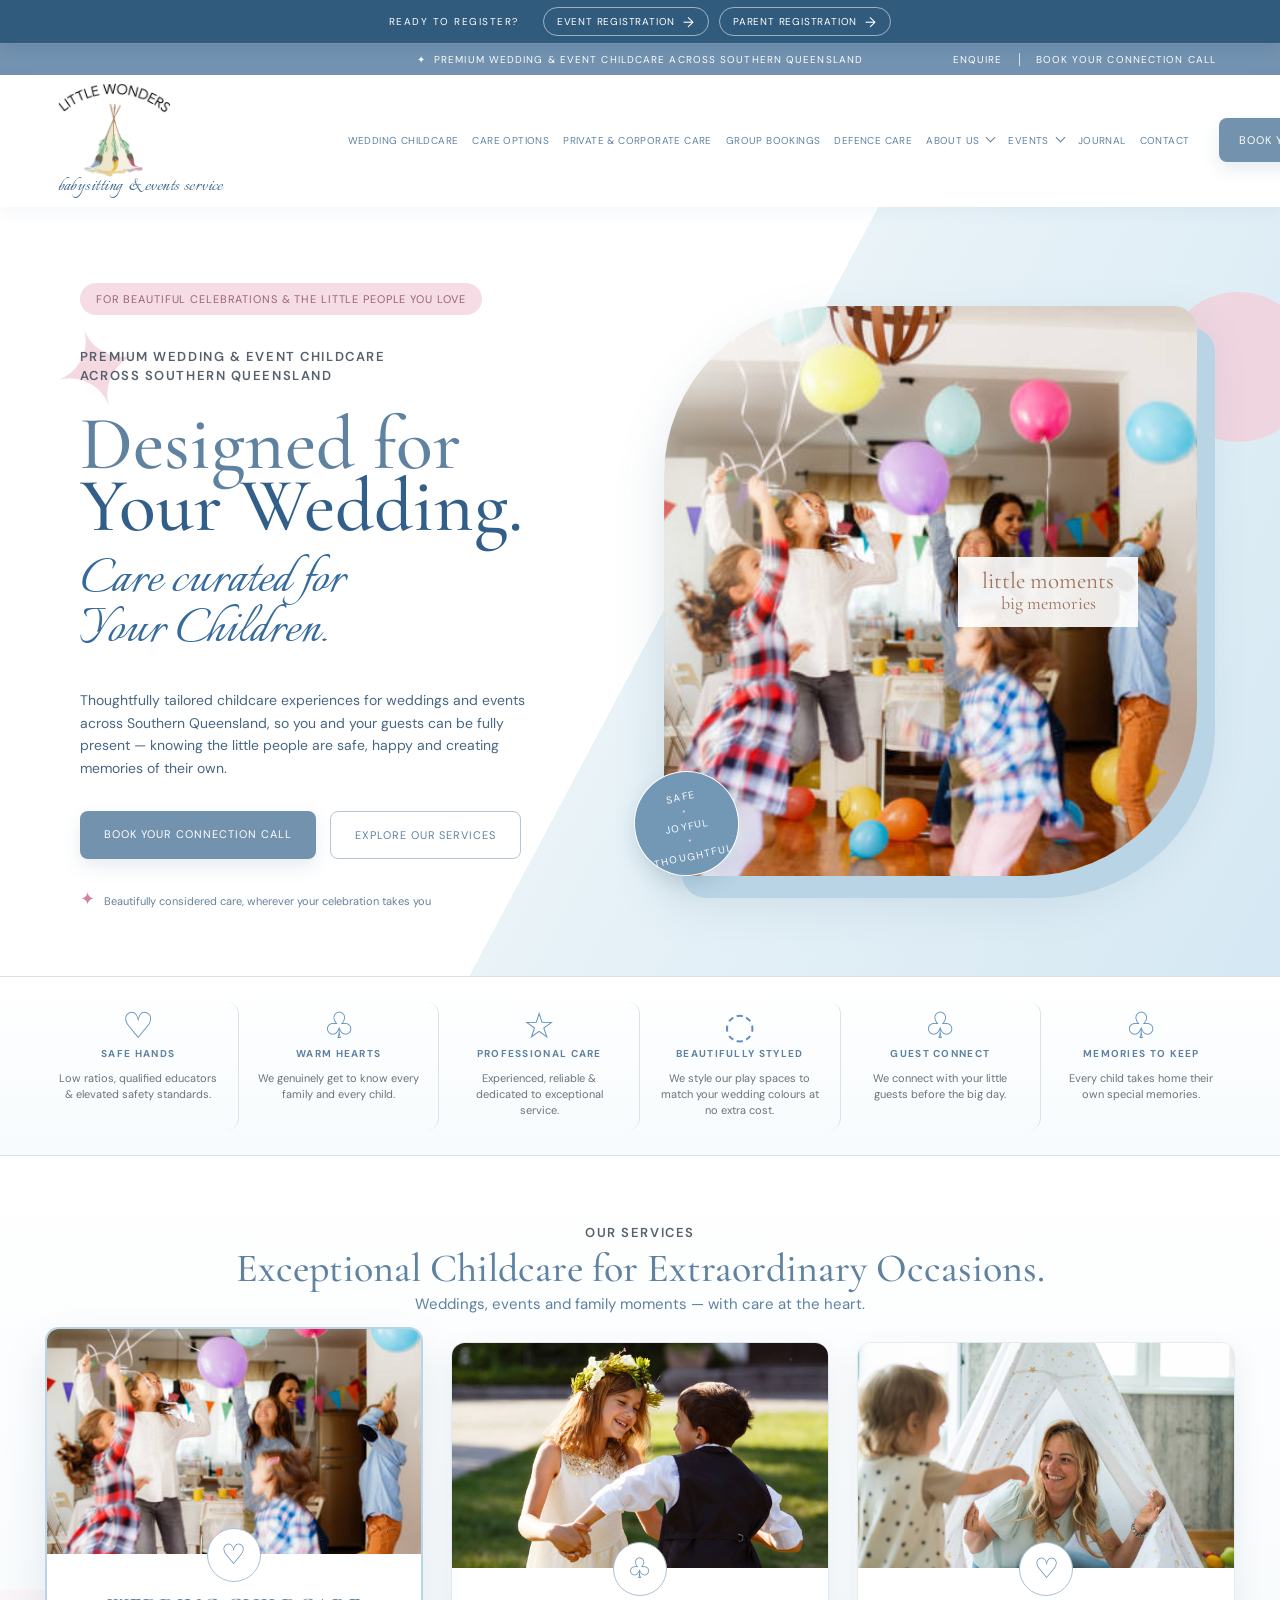
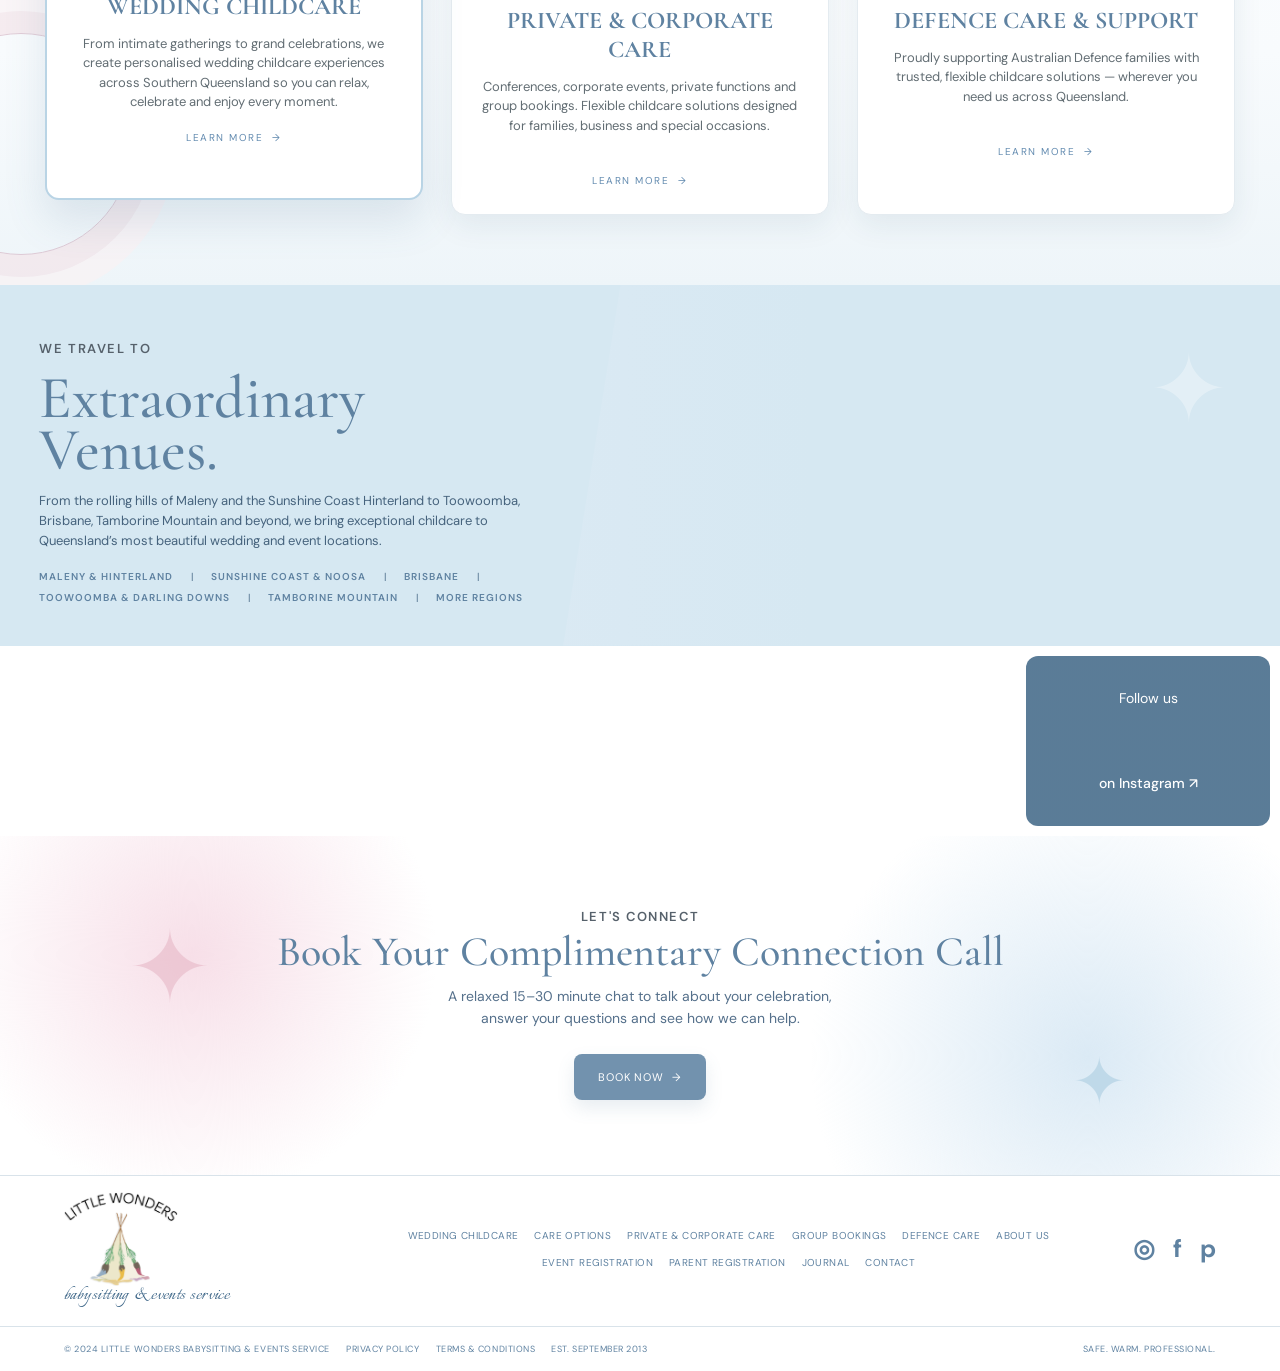
<file: index.html>
<!doctype html>
<html lang="en">
<head>
  <meta charset="UTF-8" />
  <meta name="viewport" content="width=device-width, initial-scale=1.0" />
  <meta name="description" content="Premium wedding and event childcare across Southern Queensland. Little Wonders creates beautifully considered care for children and peace of mind for families." />
  <title>Little Wonders | Premium Wedding & Event Childcare</title>
  <link rel="preconnect" href="https://fonts.googleapis.com">
  <link rel="preconnect" href="https://fonts.gstatic.com" crossorigin>
  <link href="https://fonts.googleapis.com/css2?family=Cormorant+Garamond:wght@400;500;600&family=DM+Sans:wght@400;500;600;700&family=Italianno&display=swap" rel="stylesheet">
  <link rel="stylesheet" href="styles.css" />
  <link rel="stylesheet" href="homepage-art.css" />
</head>
<body>
  <div class="registration-strip"><div class="registration-strip-inner"><span class="registration-strip-label">Ready to register?</span><div class="registration-strip-links"><a href="event-registration/">Event Registration <span aria-hidden="true">→</span></a><a href="parent-registration/">Parent Registration <span aria-hidden="true">→</span></a></div></div></div><div class="announcement"><span>✦</span> Premium Wedding &amp; Event Childcare Across Southern Queensland <div><a href="#contact">Enquire</a><i></i><a href="#contact">Book Your Connection Call</a></div></div>
  <header class="site-header">
    <a class="brand" href="#top"><img class="brand-logo" src="assets/littlewonders-logo.png" alt="Little Wonders"></a>
    <button class="menu" aria-label="Open menu">☰</button>
    <nav><a href="#services">Wedding Childcare</a><a href="care-options/">Care Options</a><a href="#services">Private &amp; Corporate Care</a><a href="#services">Group Bookings</a><a href="#services">Defence Care</a><div class="nav-dropdown"><a href="about/">About Us</a><div class="dropdown-menu"><a href="about/">About Us</a><a href="our-story/">Our Story</a><a href="wonder-team/">Our Wonder Team</a><a href="values-mission-sustainability/">Values, Mission &amp; Sustainability</a><a href="ratios/">Our Ratios</a><a href="team-safety/">Team Safety</a><a href="faq/">FAQ</a></div></div><div class="nav-dropdown"><a href="event-registration/">Events</a><div class="dropdown-menu"><a href="event-registration/">Event Registration</a><a href="parent-registration/">Parent Registration</a></div></div><a href="#journal">Journal</a><a href="#contact">Contact</a></nav>
    <a class="button small" href="#contact">Book Your Connection Call</a>
  </header>

  <main id="top">
    <section class="hero">
      <div class="hero-copy"><span class="hero-kicker">For beautiful celebrations &amp; the little people you love</span><p class="eyebrow">Premium wedding &amp; event childcare<br>across Southern Queensland</p><h1>Designed for<br><em>Your Wedding.</em></h1><div class="script">Care curated for<br>Your Children.</div><p>Thoughtfully tailored childcare experiences for weddings and events across Southern Queensland, so you and your guests can be fully present — knowing the little people are safe, happy and creating memories of their own.</p><div class="actions"><a class="button" href="#contact">Book Your Connection Call</a><a class="button outline" href="#services">Explore Our Services</a></div><div class="hero-note"><span>✦</span> Beautifully considered care, wherever your celebration takes you</div></div>
      <div class="hero-visual"><div class="hero-image"><div class="image-label">little moments<br><span>big memories</span></div></div><div class="hero-stamp">SAFE<br><b>·</b><br>JOYFUL<br><b>·</b><br>THOUGHTFUL</div><div class="hero-shape"></div></div>
    </section>

    <section class="features"><div><span>♡</span><b>Safe Hands</b><p>Low ratios, qualified educators &amp; elevated safety standards.</p></div><div><span>♧</span><b>Warm Hearts</b><p>We genuinely get to know every family and every child.</p></div><div><span>☆</span><b>Professional Care</b><p>Experienced, reliable &amp; dedicated to exceptional service.</p></div><div><span>◌</span><b>Beautifully Styled</b><p>We style our play spaces to match your wedding colours at no extra cost.</p></div><div><span>♧</span><b>Guest Connect</b><p>We connect with your little guests before the big day.</p></div><div><span>♧</span><b>Memories to Keep</b><p>Every child takes home their own special memories.</p></div></section>

    <section class="services" id="services"><p class="eyebrow centered">Our services</p><h2>Exceptional Childcare for Extraordinary Occasions.</h2><p class="intro">Weddings, events and family moments — with care at the heart.</p><div class="cards"><article class="card wedding"><div class="card-image"></div><div class="card-body"><span class="round">♡</span><h3>Wedding Childcare</h3><p>From intimate gatherings to grand celebrations, we create personalised wedding childcare experiences across Southern Queensland so you can relax, celebrate and enjoy every moment.</p><a href="#contact">Learn more&nbsp; →</a></div></article><article class="card"><div class="card-image party"></div><div class="card-body"><span class="round">♧</span><h3>Private &amp; Corporate Care</h3><p>Conferences, corporate events, private functions and group bookings. Flexible childcare solutions designed for families, business and special occasions.</p><a href="#contact">Learn more&nbsp; →</a></div></article><article class="card"><div class="card-image defence"></div><div class="card-body"><span class="round">♡</span><h3>Defence Care &amp; Support</h3><p>Proudly supporting Australian Defence families with trusted, flexible childcare solutions — wherever you need us across Queensland.</p><a href="#contact">Learn more&nbsp; →</a></div></article></div></section>

    <section class="venues" id="about"><div class="venue-copy"><p class="eyebrow">We travel to</p><h2>Extraordinary Venues.</h2><p>From the rolling hills of Maleny and the Sunshine Coast Hinterland to Toowoomba, Brisbane, Tamborine Mountain and beyond, we bring exceptional childcare to Queensland’s most beautiful wedding and event locations.</p><div class="regions"><a href="#">Maleny &amp; Hinterland</a><a href="#">Sunshine Coast &amp; Noosa</a><a href="#">Brisbane</a><a href="#">Toowoomba &amp; Darling Downs</a><a href="#">Tamborine Mountain</a><a href="#">More Regions</a></div></div><div class="venue-art"></div></section>

    <section class="gallery" id="journal"><div class="gallery-tile tile-one"></div><div class="gallery-tile tile-two"></div><div class="gallery-tile tile-three"></div><div class="gallery-tile tile-four"></div><a class="gallery-tile tile-five" href="#">Follow us<br><strong>on Instagram ↗</strong></a></section>
    <section class="connect" id="contact"><p class="eyebrow centered">Let's connect</p><h2>Book Your Complimentary Connection Call</h2><p>A relaxed 15–30 minute chat to talk about your celebration,<br class="desktop"> answer your questions and see how we can help.</p><a class="button" href="mailto:hello@littlewonders.com.au">Book now&nbsp; →</a></section>
  </main>
  <footer><div class="footer-top"><a class="brand" href="#top"><img class="brand-logo" src="assets/littlewonders-logo.png" alt="Little Wonders"></a><div class="footer-links"><a href="#services">Wedding Childcare</a><a href="care-options/">Care Options</a><a href="#services">Private &amp; Corporate Care</a><a href="#services">Group Bookings</a><a href="#services">Defence Care</a><a href="about/">About Us</a><a href="event-registration/">Event Registration</a><a href="parent-registration/">Parent Registration</a><a href="#journal">Journal</a><a href="#contact">Contact</a></div><div class="social"><a href="#">◎</a><a href="#">f</a><a href="#">p</a></div></div><div class="footer-bottom"><span>© 2024 Little Wonders Babysitting &amp; Events Service</span><a href="privacy/">Privacy Policy</a><a href="#">Terms &amp; Conditions</a><span>Est. September 2013</span><span class="motto">Safe. Warm. Professional.</span></div></footer>
  <script>
    document.querySelector('.menu').addEventListener('click',function(){
      var nav=document.querySelector('nav');
      var open=nav.classList.toggle('open');
      this.setAttribute('aria-expanded',open?'true':'false');
    });
    document.querySelectorAll('.nav-dropdown>a').forEach(function(anchor){
      anchor.addEventListener('click',function(event){
        if(window.innerWidth<=760){
          event.preventDefault();
          anchor.parentElement.classList.toggle('open');
        }
      });
    });
    document.addEventListener('click',function(event){
      if(!event.target.closest('.nav-dropdown')){
        document.querySelectorAll('.nav-dropdown.open').forEach(function(dropdown){dropdown.classList.remove('open');});
      }
    });
    document.querySelectorAll('.dropdown-menu a').forEach(function(link){
      link.addEventListener('click',function(){link.parentElement.parentElement.classList.remove('open');});
    });
  </script>
</body>
</html>
</file>
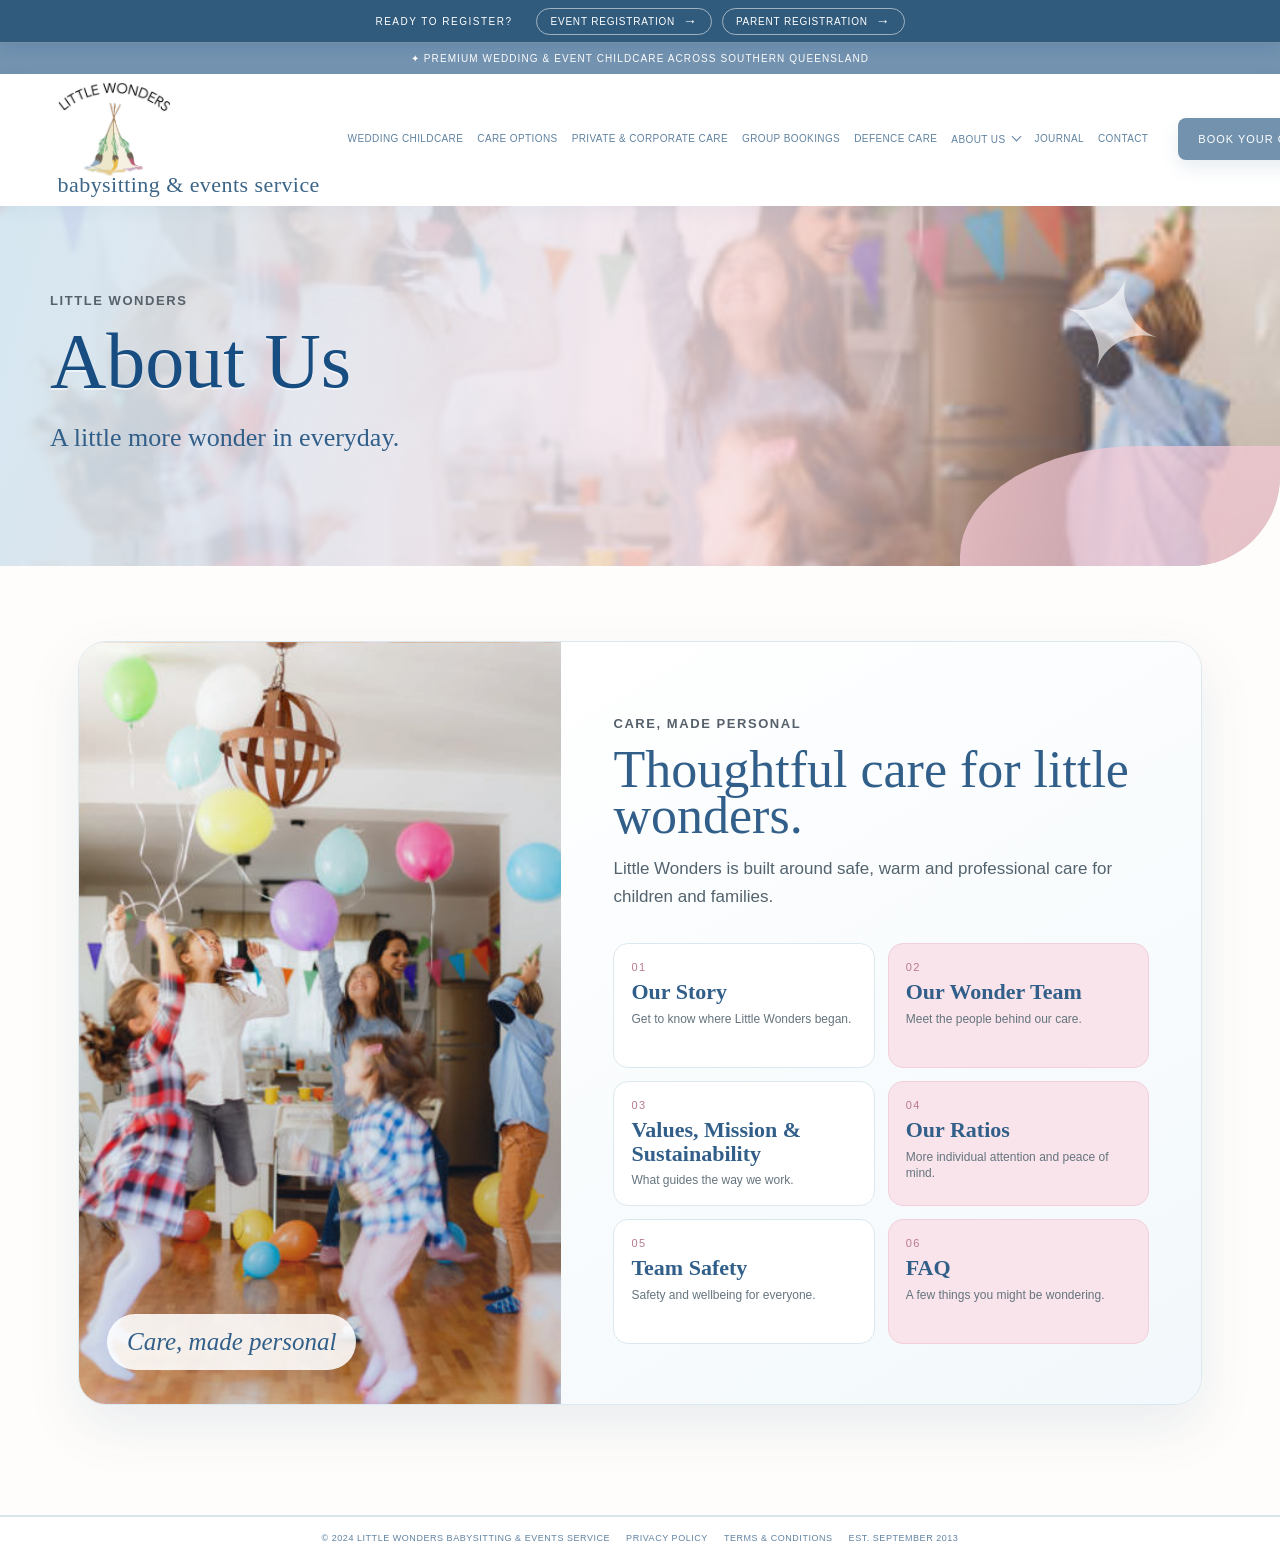
<file: about/index.html>
<!doctype html><html lang="en"><head><meta charset="UTF-8"><meta name="viewport" content="width=device-width,initial-scale=1"><link rel="stylesheet" href="../styles.css"><link rel="stylesheet" href="../internal.css"><title>About Us | Little Wonders</title></head><body><div class="registration-strip"><div class="registration-strip-inner"><span class="registration-strip-label">Ready to register?</span><div class="registration-strip-links"><a href="../event-registration/">Event Registration <span aria-hidden="true">→</span></a><a href="../parent-registration/">Parent Registration <span aria-hidden="true">→</span></a></div></div></div><div class="announcement">✦ Premium Wedding &amp; Event Childcare Across Southern Queensland</div><header class="site-header"><a class="brand" href="../"><img class="brand-logo" src="../assets/littlewonders-logo.png" alt="Little Wonders"></a><button class="menu">☰</button><nav><a href="../#services">Wedding Childcare</a><a href="../care-options/">Care Options</a><a href="../#services">Private &amp; Corporate Care</a><a href="../#services">Group Bookings</a><a href="../#services">Defence Care</a><div class="nav-dropdown"><a href="../about/">About Us</a><div class="dropdown-menu"><a href="../our-story/">Our Story</a><a href="../wonder-team/">Our Wonder Team</a><a href="../values-mission-sustainability/">Values, Mission &amp; Sustainability</a><a href="../ratios/">Our Ratios</a><a href="../team-safety/">Team Safety</a><a href="../faq/">FAQ</a></div></div><a href="../#journal">Journal</a><a href="../#contact">Contact</a></nav><a class="button small" href="../#contact">Book Your Connection Call</a></header><div class="page-hero"><p class="eyebrow">Little Wonders</p><h1>About Us</h1><p>A little more wonder in everyday.</p></div><main><div class="about-landing"><div class="about-feature-image"></div><section class="about-intro"><p class="eyebrow">Care, made personal</p><h2>Thoughtful care for little wonders.</h2><p>Little Wonders is built around safe, warm and professional care for children and families.</p><div class="about-links"><a href="../our-story/"><span>01</span><strong>Our Story</strong><small>Get to know where Little Wonders began.</small></a><a href="../wonder-team/"><span>02</span><strong>Our Wonder Team</strong><small>Meet the people behind our care.</small></a><a href="../values-mission-sustainability/"><span>03</span><strong>Values, Mission &amp; Sustainability</strong><small>What guides the way we work.</small></a><a href="../ratios/"><span>04</span><strong>Our Ratios</strong><small>More individual attention and peace of mind.</small></a><a href="../team-safety/"><span>05</span><strong>Team Safety</strong><small>Safety and wellbeing for everyone.</small></a><a href="../faq/"><span>06</span><strong>FAQ</strong><small>A few things you might be wondering.</small></a></div></section></div></main><footer><div class="footer-bottom"><span>© 2024 Little Wonders Babysitting &amp; Events Service</span><span>Privacy Policy</span><span>Terms &amp; Conditions</span><span>Est. September 2013</span></div></footer><script>document.querySelector('.menu').onclick=()=>document.querySelector('nav').classList.toggle('open');document.addEventListener('click',e=>{if(!e.target.closest('.nav-dropdown'))document.querySelectorAll('.nav-dropdown.open').forEach(x=>x.classList.remove('open'))});</script></body></html>
</file>
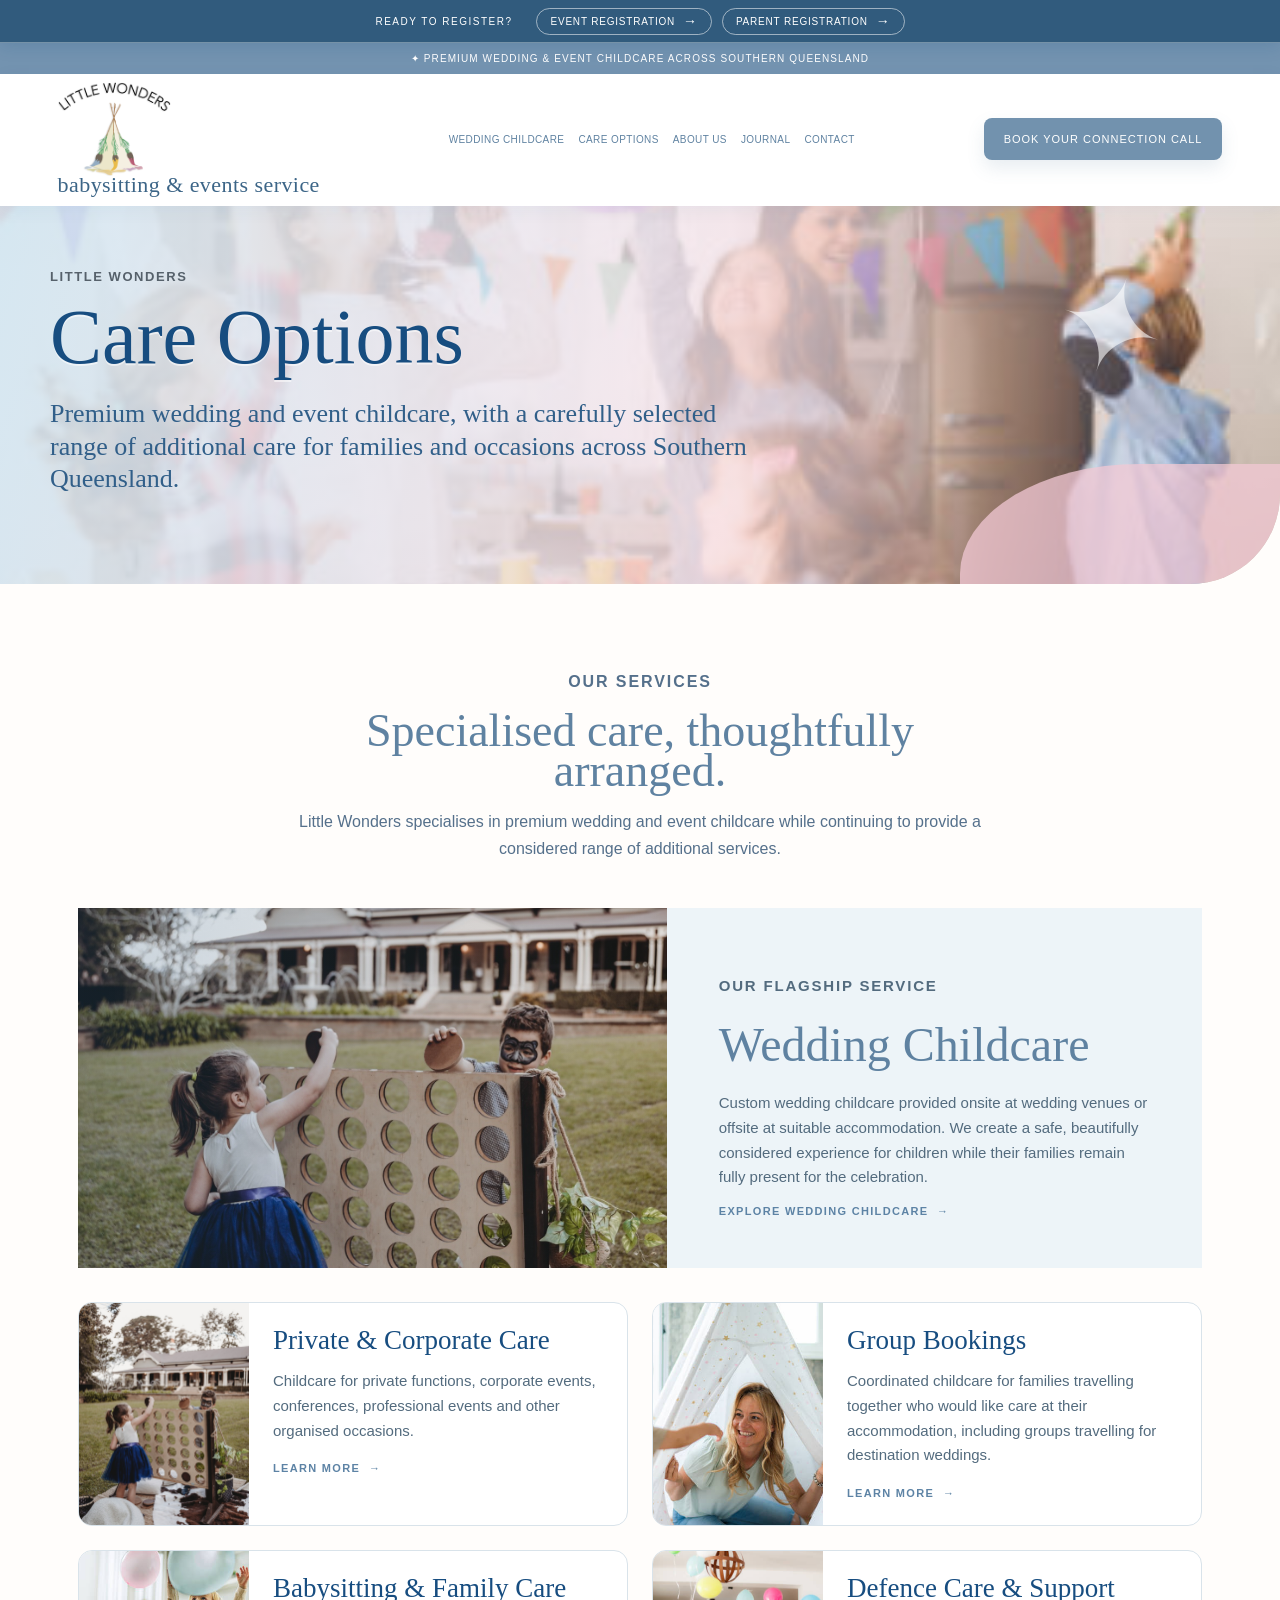
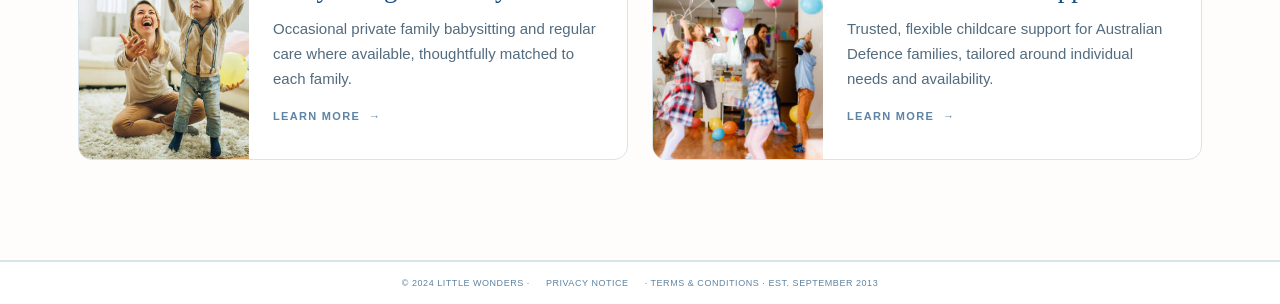
<file: care-options/index.html>
<!doctype html><html lang="en"><head><meta charset="UTF-8"><meta name="viewport" content="width=device-width,initial-scale=1"><meta name="description" content="Explore Little Wonders care options, with premium wedding childcare as our flagship service across Southern Queensland."><link rel="stylesheet" href="../styles.css"><link rel="stylesheet" href="../internal.css"><style>.care-options{max-width:1180px;margin:auto;padding:68px 28px 100px}.care-intro{text-align:center;max-width:720px;margin:0 auto 46px}.care-intro h2{font-size:46px}.care-intro p{font-size:16px;line-height:1.7;color:#55708b}.featured-care{display:grid;grid-template-columns:1.1fr 1fr;background:#edf4f8;margin-bottom:34px;overflow:hidden}.featured-photo{min-height:360px;background:linear-gradient(90deg,#174d8033,transparent),url('../assets/children-connect4.jpg') center/cover}.featured-copy{padding:48px 52px;display:flex;flex-direction:column;justify-content:center}.featured-copy h2{font-size:48px;margin:10px 0}.featured-copy p,.option p{font-size:15px;line-height:1.65;color:#536b7e}.options-grid{display:grid;grid-template-columns:repeat(2,1fr);gap:24px}.option{background:#fff;border:1px solid #d9e3ea;display:grid;grid-template-columns:170px 1fr;min-height:210px}.option-photo{background:center/cover}.option-photo.baby{background-image:url('../assets/babysitting-family.jpg')}.option-photo.wedding{background-image:url('../assets/children-connect4.jpg')}.option-photo.group{background-image:url('../assets/childcare-tent.jpg')}.option-photo.defence{background-image:url('../assets/wedding-children.jpg')}.option-body{padding:24px}.option h3{font:500 27px/1 'Cormorant Garamond',serif;color:#174d80;margin:0 0 10px}.option a,.featured-copy a{color:#5d83a5;text-transform:uppercase;letter-spacing:.12em;font-size:11px;font-weight:600}@media(max-width:760px){.care-options{padding:48px 20px 70px}.care-intro h2{font-size:38px}.featured-care{display:block}.featured-photo{min-height:250px}.featured-copy{padding:32px 25px}.featured-copy h2{font-size:41px}.options-grid{grid-template-columns:1fr}.option{grid-template-columns:125px 1fr}.option-body{padding:18px}.option h3{font-size:24px}}</style></head><body><div class="registration-strip"><div class="registration-strip-inner"><span class="registration-strip-label">Ready to register?</span><div class="registration-strip-links"><a href="../event-registration/">Event Registration <span aria-hidden="true">→</span></a><a href="../parent-registration/">Parent Registration <span aria-hidden="true">→</span></a></div></div></div><div class="announcement">✦ Premium Wedding &amp; Event Childcare Across Southern Queensland</div><header class="site-header"><a class="brand" href="../"><img class="brand-logo" src="../assets/littlewonders-logo.png" alt="Little Wonders"></a><button class="menu">☰</button><nav><a href="../#services">Wedding Childcare</a><a href="../care-options/">Care Options</a><a href="../about/">About Us</a><a href="../#journal">Journal</a><a href="../#contact">Contact</a></nav><a class="button small" href="../#contact">Book Your Connection Call</a></header><div class="page-hero"><p class="eyebrow">Little Wonders</p><h1>Care Options</h1><p>Premium wedding and event childcare, with a carefully selected range of additional care for families and occasions across Southern Queensland.</p></div><main class="care-options"><div class="care-intro"><p class="eyebrow">Our services</p><h2>Specialised care, thoughtfully arranged.</h2><p>Little Wonders specialises in premium wedding and event childcare while continuing to provide a considered range of additional services.</p></div><section class="featured-care"><div class="featured-photo"></div><div class="featured-copy"><p class="eyebrow">Our flagship service</p><h2>Wedding Childcare</h2><p>Custom wedding childcare provided onsite at wedding venues or offsite at suitable accommodation. We create a safe, beautifully considered experience for children while their families remain fully present for the celebration.</p><a href="../#contact">Explore wedding childcare&nbsp; →</a></div></section><div class="options-grid"><article class="option"><div class="option-photo wedding"></div><div class="option-body"><h3>Private &amp; Corporate Care</h3><p>Childcare for private functions, corporate events, conferences, professional events and other organised occasions.</p><a href="../#contact">Learn more&nbsp; →</a></div></article><article class="option"><div class="option-photo group"></div><div class="option-body"><h3>Group Bookings</h3><p>Coordinated childcare for families travelling together who would like care at their accommodation, including groups travelling for destination weddings.</p><a href="../#contact">Learn more&nbsp; →</a></div></article><article class="option"><div class="option-photo baby"></div><div class="option-body"><h3>Babysitting &amp; Family Care</h3><p>Occasional private family babysitting and regular care where available, thoughtfully matched to each family.</p><a href="../#contact">Learn more&nbsp; →</a></div></article><article class="option"><div class="option-photo defence"></div><div class="option-body"><h3>Defence Care &amp; Support</h3><p>Trusted, flexible childcare support for Australian Defence families, tailored around individual needs and availability.</p><a href="../#contact">Learn more&nbsp; →</a></div></article></div></main><footer><div class="footer-bottom">© 2024 Little Wonders · <a href="../privacy/">Privacy Notice</a> · Terms &amp; Conditions · Est. September 2013</div></footer><script>document.querySelector('.menu').onclick=()=>document.querySelector('nav').classList.toggle('open')</script><script>document.addEventListener("click",e=>{if(!e.target.closest(".nav-dropdown"))document.querySelectorAll(".nav-dropdown.open").forEach(x=>x.classList.remove("open"));});document.querySelectorAll(".dropdown-menu a").forEach(a=>a.addEventListener("click",()=>a.parentElement.parentElement.classList.remove("open")));</script></body></html>
</file>
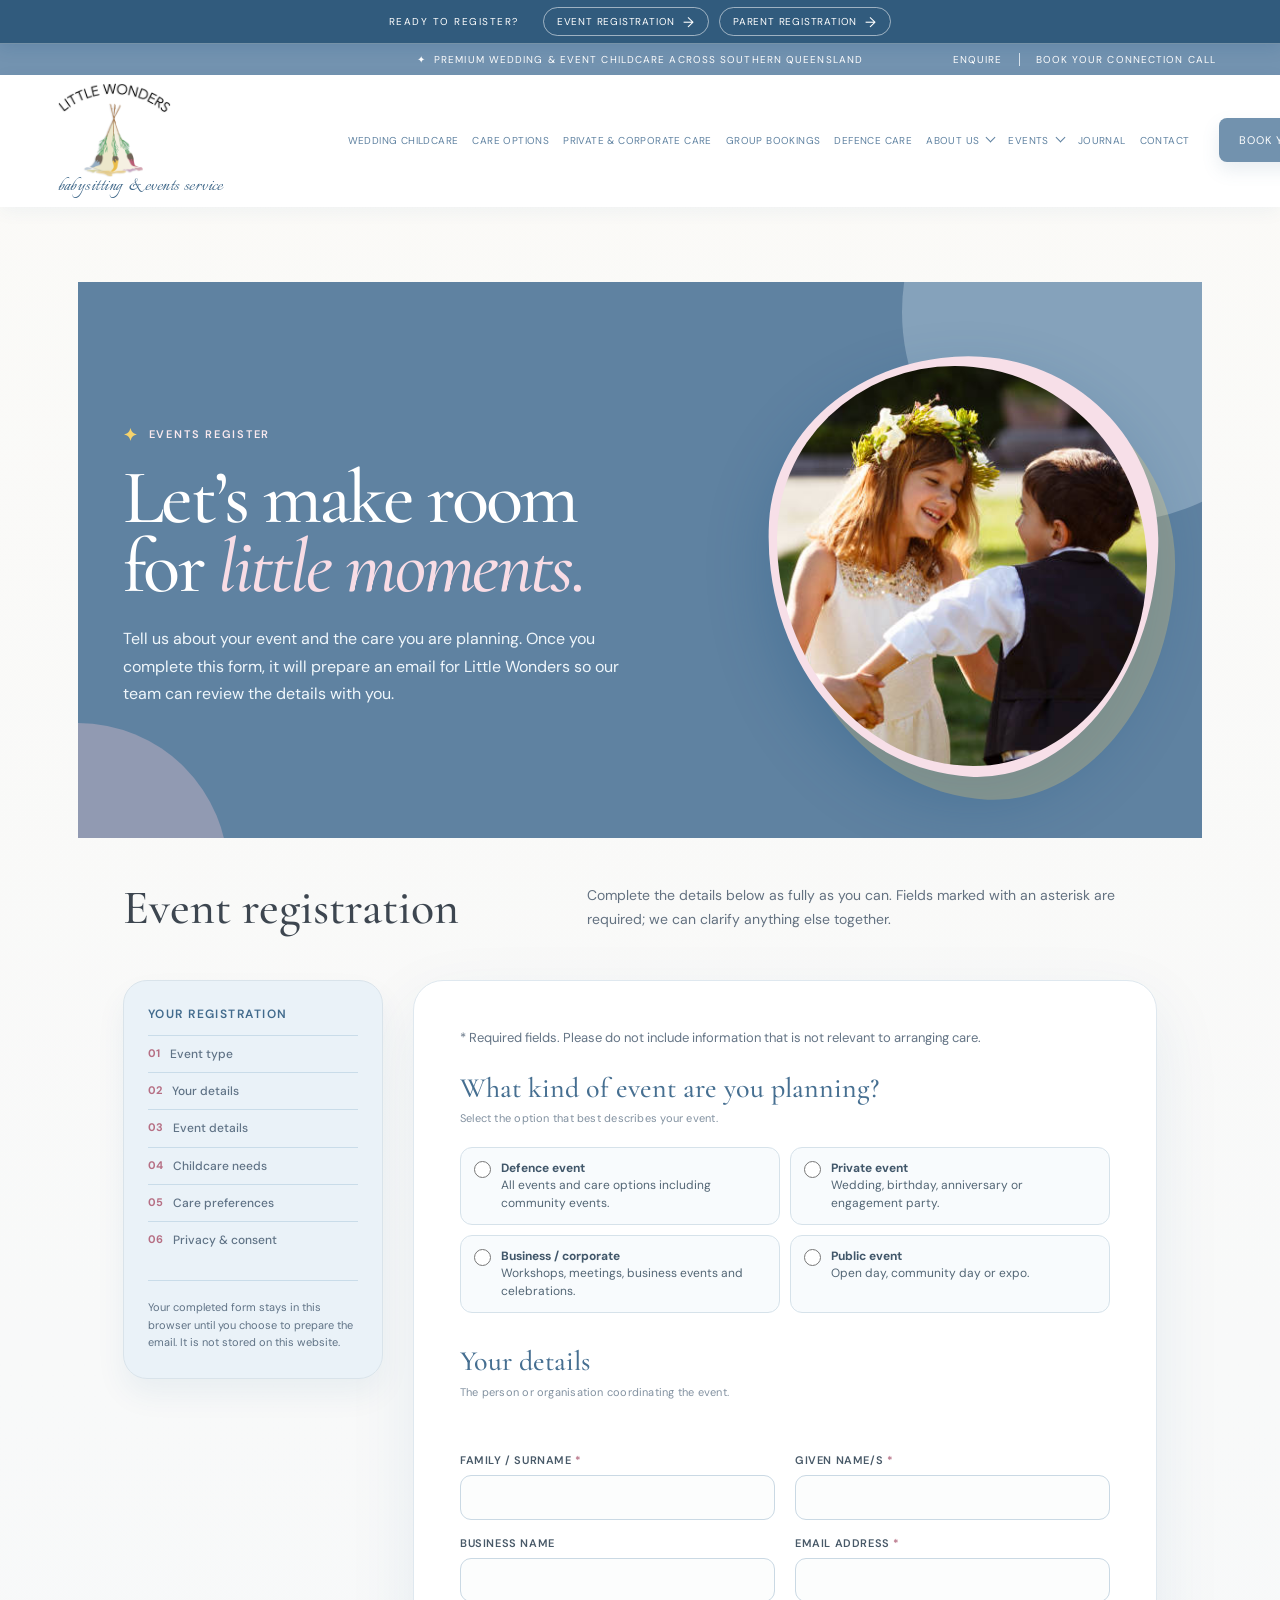
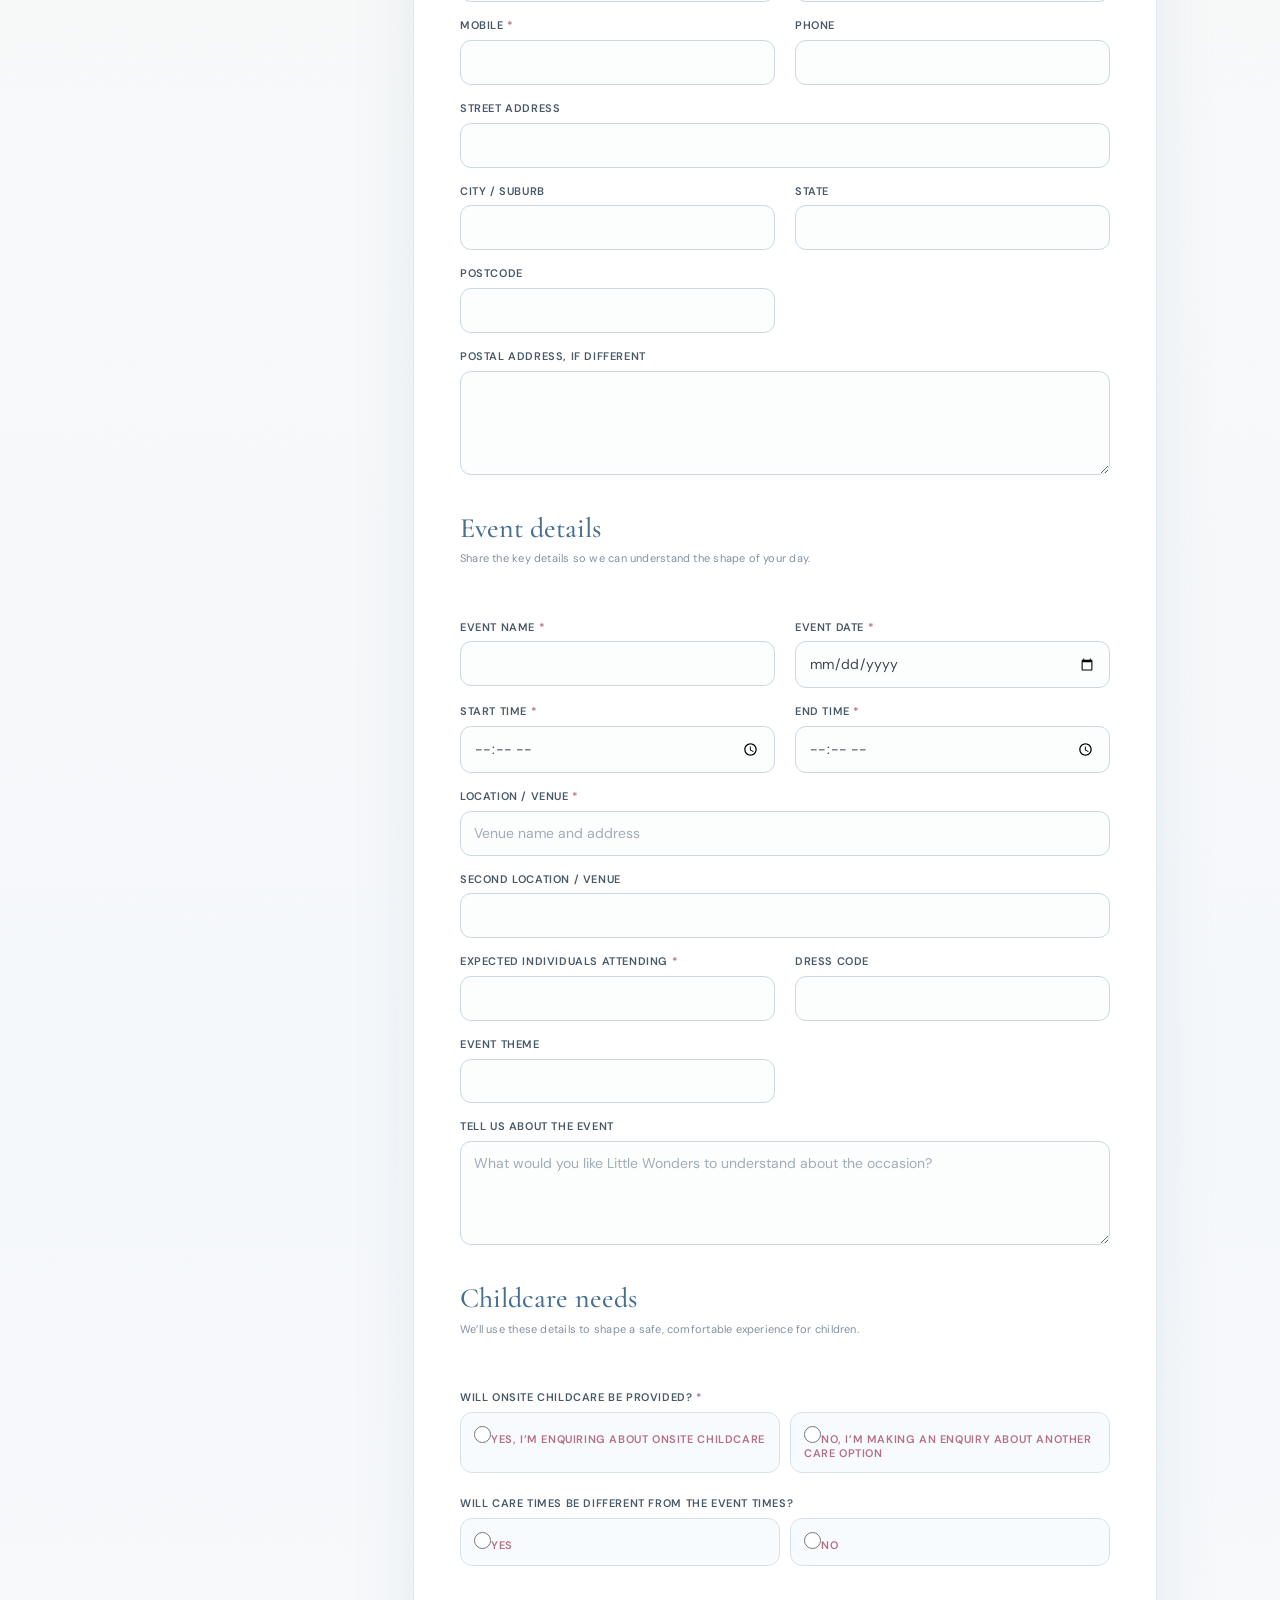
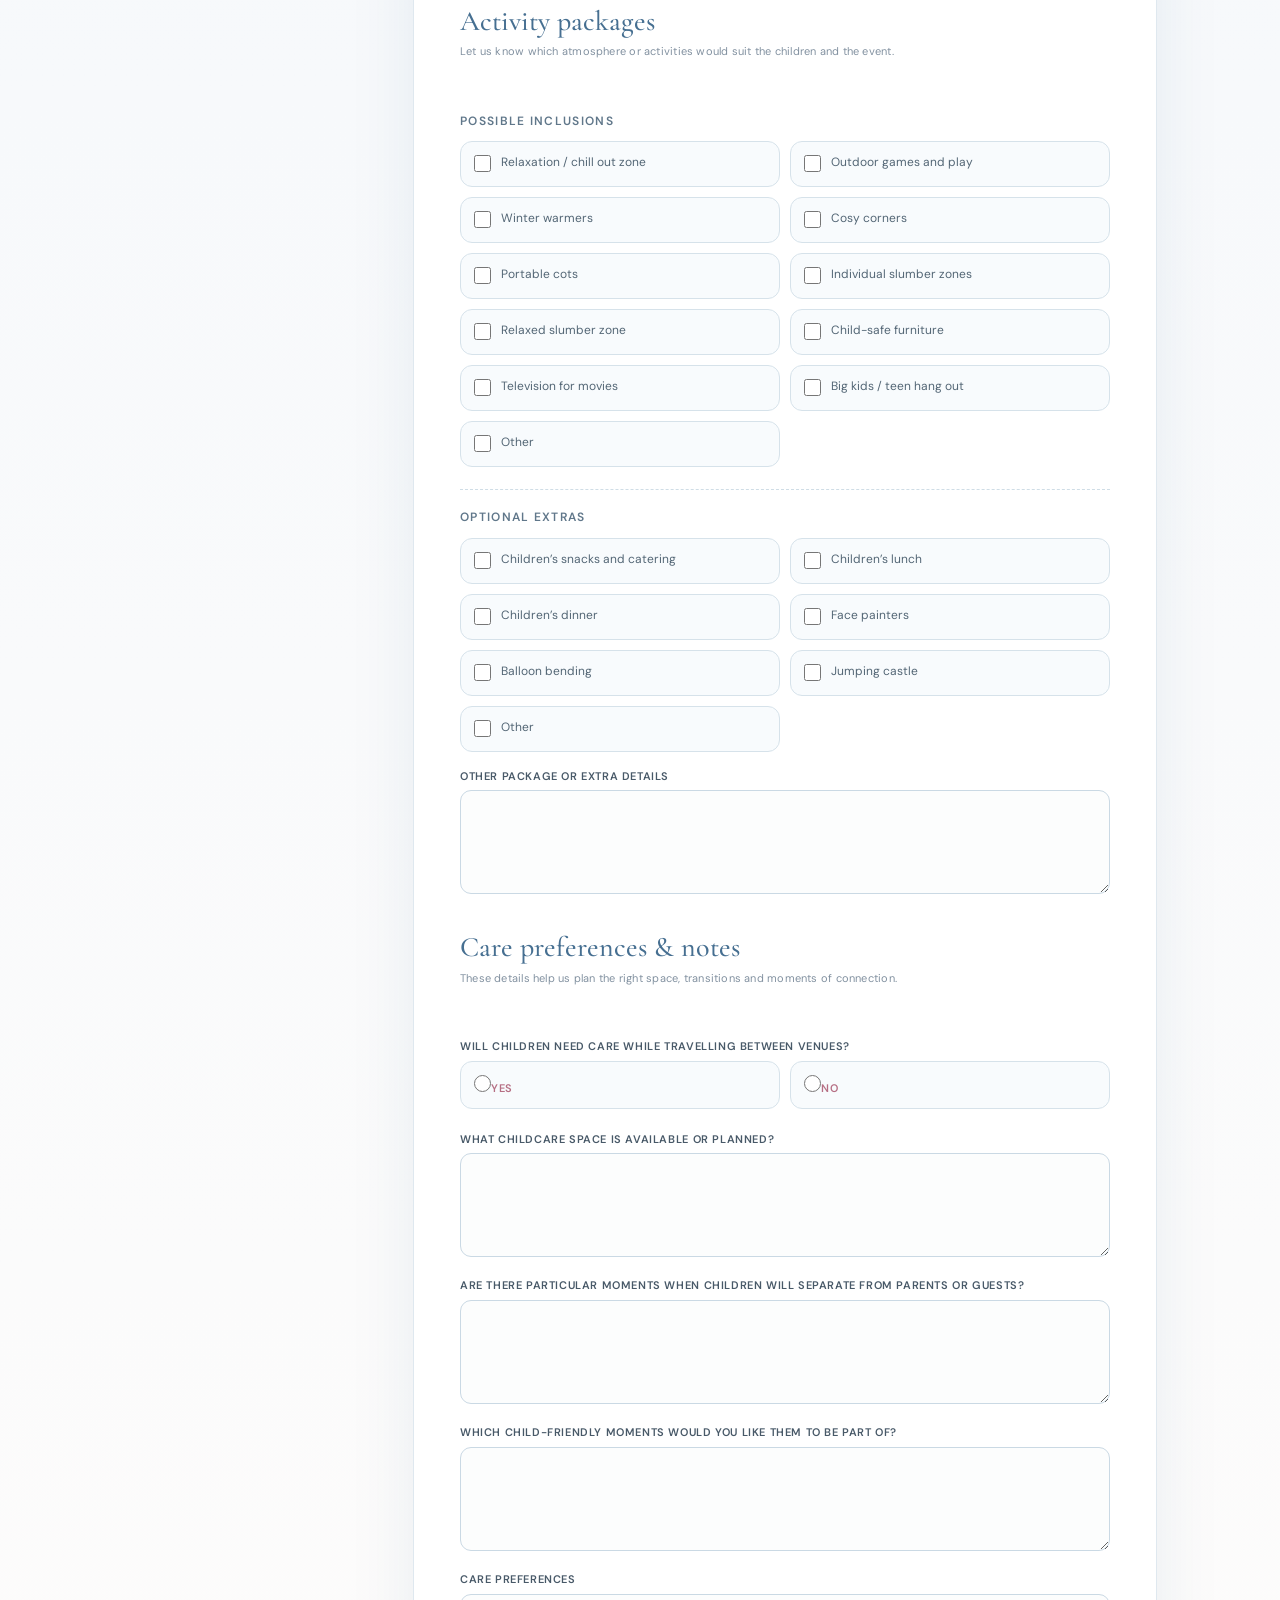
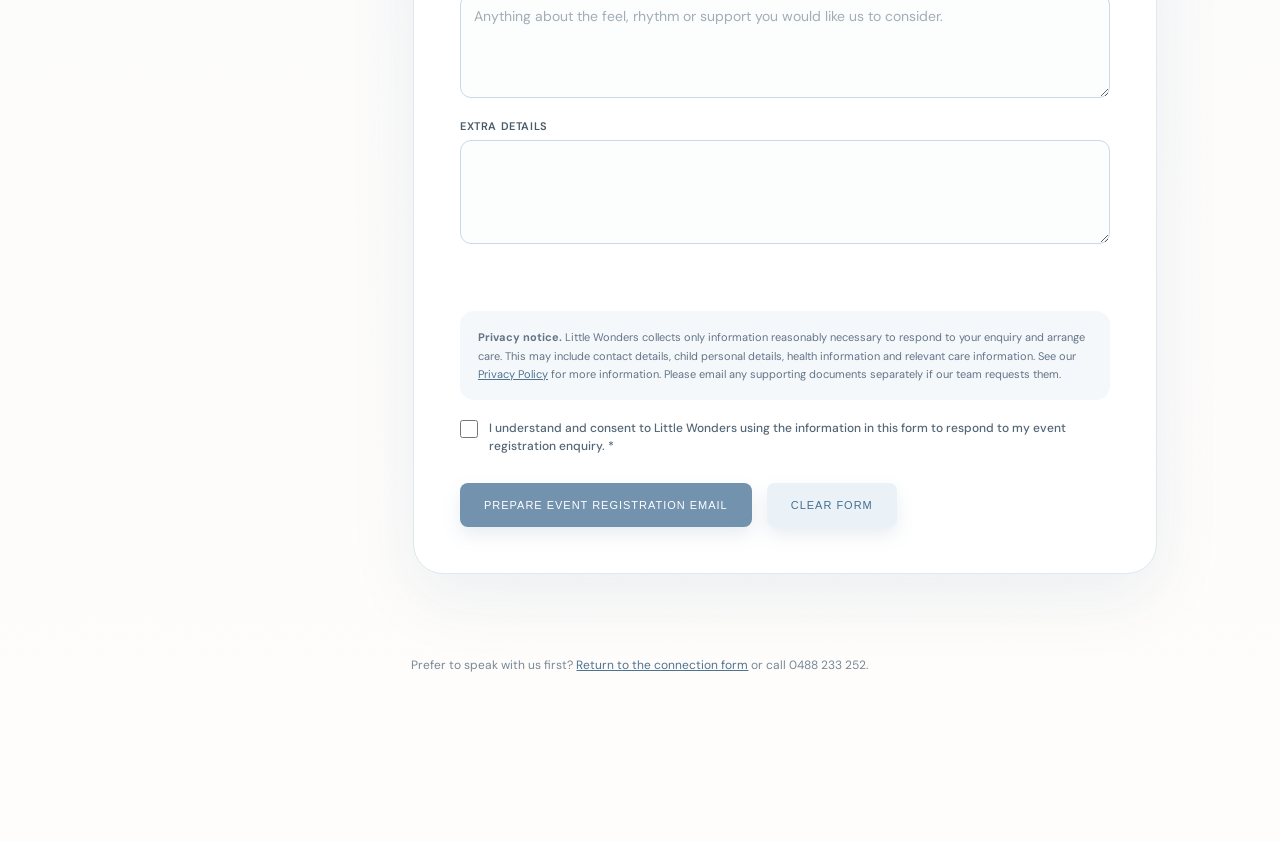
<file: event-registration/index.html>
<!doctype html>
<html lang="en">
<head>
  <meta charset="UTF-8">
  <meta name="viewport" content="width=device-width, initial-scale=1.0">
  <meta name="description" content="Register your wedding, private, corporate, defence or public event with Little Wonders.">
  <title>Event Registration | Little Wonders</title>
  <link rel="preconnect" href="https://fonts.googleapis.com">
  <link rel="preconnect" href="https://fonts.gstatic.com" crossorigin>
  <link href="https://fonts.googleapis.com/css2?family=Cormorant+Garamond:wght@400;500;600&family=DM+Sans:wght@400;500;600;700&family=Italianno&display=swap" rel="stylesheet">
  <link rel="stylesheet" href="../styles.css">
  <link rel="stylesheet" href="../internal.css">
  <link rel="stylesheet" href="../registration.css">
</head>
<body class="registration-page">
  <div class="registration-strip"><div class="registration-strip-inner"><span class="registration-strip-label">Ready to register?</span><div class="registration-strip-links"><a href="../event-registration/">Event Registration <span aria-hidden="true">→</span></a><a href="../parent-registration/">Parent Registration <span aria-hidden="true">→</span></a></div></div></div><div class="announcement"><span>✦</span> Premium Wedding &amp; Event Childcare Across Southern Queensland <div><a href="../#contact">Enquire</a><i></i><a href="../#contact">Book Your Connection Call</a></div></div>
  <header class="site-header">
    <a class="brand" href="../"><img class="brand-logo" src="../assets/littlewonders-logo.png" alt="Little Wonders"></a>
    <button class="menu" aria-label="Open menu" aria-expanded="false">☰</button>
    <nav>
      <a href="../#services">Wedding Childcare</a><a href="../care-options/">Care Options</a><a href="../#services">Private &amp; Corporate Care</a><a href="../#services">Group Bookings</a><a href="../#services">Defence Care</a>
      <div class="nav-dropdown"><a href="../about/" aria-haspopup="true">About Us</a><div class="dropdown-menu"><a href="../about/">About Us</a><a href="../our-story/">Our Story</a><a href="../wonder-team/">Our Wonder Team</a><a href="../values-mission-sustainability/">Values, Mission &amp; Sustainability</a><a href="../ratios/">Our Ratios</a><a href="../team-safety/">Team Safety</a><a href="../faq/">FAQ</a></div></div>
      <div class="nav-dropdown"><a href="../event-registration/" aria-haspopup="true" aria-current="page">Events</a><div class="dropdown-menu"><a href="../event-registration/" aria-current="page">Event Registration</a><a href="../parent-registration/">Parent Registration</a></div></div>
      <a href="../#journal">Journal</a><a href="../#contact">Contact</a>
    </nav>
    <a class="button small" href="../#contact">Book Your Connection Call</a>
  </header>

  <main>
    <section class="registration-hero">
      <div class="registration-shell registration-hero-inner">
        <div class="registration-hero-copy"><span class="registration-kicker">Events register</span><h1>Let’s make room<br>for <em>little moments.</em></h1><p>Tell us about your event and the care you are planning. Once you complete this form, it will prepare an email for Little Wonders so our team can review the details with you.</p></div>
        <div class="registration-hero-card"><img src="../assets/event-children.jpg" alt="Children enjoying a beautifully styled event play space"></div>
      </div>
    </section>

    <div class="registration-shell">
      <section class="registration-intro"><h2>Event registration</h2><p>Complete the details below as fully as you can. Fields marked with an asterisk are required; we can clarify anything else together.</p></section>
      <div class="registration-layout">
        <aside class="registration-aside"><h3>Your registration</h3><ol><li>Event type</li><li>Your details</li><li>Event details</li><li>Childcare needs</li><li>Care preferences</li><li>Privacy &amp; consent</li></ol><p class="registration-aside-note">Your completed form stays in this browser until you choose to prepare the email. It is not stored on this website.</p></aside>
        <form id="registration-form" data-form-type="Event" autocomplete="on">
          <div class="registration-form-card">
            <p class="required-note"><span>*</span> Required fields. Please do not include information that is not relevant to arranging care.</p>

            <fieldset class="form-section" data-section="Event type">
              <legend>What kind of event are you planning?<small>Select the option that best describes your event.</small></legend>
              <div class="choice-grid">
                <label class="choice"><input type="radio" name="event_type" value="defence" required><span><strong>Defence event</strong>All events and care options including community events.</span></label>
                <label class="choice"><input type="radio" name="event_type" value="private"><span><strong>Private event</strong>Wedding, birthday, anniversary or engagement party.</span></label>
                <label class="choice"><input type="radio" name="event_type" value="business"><span><strong>Business / corporate</strong>Workshops, meetings, business events and celebrations.</span></label>
                <label class="choice"><input type="radio" name="event_type" value="public"><span><strong>Public event</strong>Open day, community day or expo.</span></label>
              </div>
            </fieldset>

            <fieldset class="form-section" data-section="Your details">
              <legend>Your details<small>The person or organisation coordinating the event.</small></legend>
              <div class="form-grid">
                <div class="field"><label for="surname">Family / surname <span>*</span></label><input id="surname" name="surname" type="text" autocomplete="family-name" required></div>
                <div class="field"><label for="given_names">Given name/s <span>*</span></label><input id="given_names" name="given_names" type="text" autocomplete="given-name" required></div>
                <div class="field"><label for="business_name">Business name</label><input id="business_name" name="business_name" type="text"></div>
                <div class="field"><label for="email">Email address <span>*</span></label><input id="email" name="email" type="email" autocomplete="email" required></div>
                <div class="field"><label for="mobile">Mobile <span>*</span></label><input id="mobile" name="mobile" type="tel" autocomplete="tel" required></div>
                <div class="field"><label for="phone">Phone</label><input id="phone" name="phone" type="tel"></div>
                <div class="field full"><label for="address">Street address</label><input id="address" name="address" type="text" autocomplete="street-address"></div>
                <div class="field"><label for="suburb">City / suburb</label><input id="suburb" name="suburb" type="text" autocomplete="address-level2"></div>
                <div class="field"><label for="state">State</label><input id="state" name="state" type="text" autocomplete="address-level1"></div>
                <div class="field"><label for="postcode">Postcode</label><input id="postcode" name="postcode" type="text" inputmode="numeric" autocomplete="postal-code"></div>
                <div class="field full"><label for="postal_address">Postal address, if different</label><textarea id="postal_address" name="postal_address" rows="2"></textarea></div>
              </div>
            </fieldset>

            <fieldset class="form-section" data-section="Event details">
              <legend>Event details<small>Share the key details so we can understand the shape of your day.</small></legend>
              <div class="form-grid">
                <div class="field"><label for="event_name">Event name <span>*</span></label><input id="event_name" name="event_name" type="text" required></div>
                <div class="field"><label for="event_date">Event date <span>*</span></label><input id="event_date" name="event_date" type="date" required></div>
                <div class="field"><label for="start_time">Start time <span>*</span></label><input id="start_time" name="start_time" type="time" required></div>
                <div class="field"><label for="end_time">End time <span>*</span></label><input id="end_time" name="end_time" type="time" required></div>
                <div class="field full"><label for="venue">Location / venue <span>*</span></label><input id="venue" name="venue" type="text" placeholder="Venue name and address" required></div>
                <div class="field full"><label for="second_venue">Second location / venue</label><input id="second_venue" name="second_venue" type="text"></div>
                <div class="field"><label for="expected_attendees">Expected individuals attending <span>*</span></label><input id="expected_attendees" name="expected_attendees" type="number" min="1" required></div>
                <div class="field"><label for="dress_code">Dress code</label><input id="dress_code" name="dress_code" type="text"></div>
                <div class="field"><label for="event_theme">Event theme</label><input id="event_theme" name="event_theme" type="text"></div>
                <div class="field full"><label for="event_purpose">Tell us about the event</label><textarea id="event_purpose" name="event_purpose" placeholder="What would you like Little Wonders to understand about the occasion?"></textarea></div>
              </div>
            </fieldset>

            <fieldset class="form-section conditional" data-section="Defence event details" data-show-when="event_type=defence" hidden>
              <legend>Defence event details<small>These details help us understand the event context and coordination needs.</small></legend>
              <div class="form-grid">
                <div class="field"><label for="defence_involvement">Your involvement</label><select id="defence_involvement" name="defence_involvement"><option value="">Please select</option><option>Event host</option><option>Business admin</option><option>Event planner</option><option>Other</option></select></div>
                <div class="field"><label for="defence_other">If other, please describe</label><input id="defence_other" name="defence_other" type="text"></div>
                <div class="field"><label for="position_rank">Position / rank</label><input id="position_rank" name="position_rank" type="text"></div>
                <div class="field"><label for="unit">Unit</label><input id="unit" name="unit" type="text"></div>
                <div class="field"><label for="invitation_only">Invitation only?</label><select id="invitation_only" name="invitation_only"><option value="">Please select</option><option>Yes</option><option>No</option></select></div>
                <div class="field"><label for="defence_attendees">Who is likely to attend?</label><input id="defence_attendees" name="defence_attendees" type="text"></div>
              </div>
              <div class="subsection"><h3>Location type</h3><div class="choice-grid"><label class="choice"><input type="checkbox" name="location_type" value="On base / barracks"><span>On base / barracks</span></label><label class="choice"><input type="checkbox" name="location_type" value="Restaurant / venue off base"><span>Restaurant / venue off base</span></label><label class="choice"><input type="checkbox" name="location_type" value="Defence-related expo / open day"><span>Defence-related expo / open day</span></label><label class="choice"><input type="checkbox" name="location_type" value="Community hall / centre"><span>Community hall / centre</span></label><label class="choice"><input type="checkbox" name="location_type" value="Other"><span>Other</span></label></div></div>
              <div class="subsection"><h3>Event access</h3><div class="choice-grid"><label class="choice"><input type="radio" name="security_clearance" value="yes"><span>Security clearance / sign-on is required</span></label><label class="choice"><input type="radio" name="security_clearance" value="no"><span>Security clearance / sign-on is not required</span></label></div></div>
            </fieldset>

            <fieldset class="form-section conditional" data-section="Private event details" data-show-when="event_type=private" hidden>
              <legend>Private event details<small>Tell us a little more about the celebration.</small></legend>
              <div class="form-grid">
                <div class="field"><label for="private_event_type">Event type</label><select id="private_event_type" name="private_event_type"><option value="">Please select</option><option>Wedding</option><option>Birthday - adult</option><option>Birthday - child</option><option>Anniversary</option><option>Engagement</option><option>Christmas party</option><option>Christening</option><option>Other</option></select></div>
                <div class="field"><label for="private_involvement">Your involvement</label><select id="private_involvement" name="private_involvement"><option value="">Please select</option><option>Guest</option><option>Host</option><option>Planner</option><option>Other</option></select></div>
              </div>
            </fieldset>

            <fieldset class="form-section conditional" data-section="Business event details" data-show-when="event_type=business" hidden>
              <legend>Business / corporate details<small>Help us understand the format and the families attending.</small></legend>
              <div class="form-grid">
                <div class="field"><label for="business_event_type">Event type</label><select id="business_event_type" name="business_event_type"><option value="">Please select</option><option>Meeting</option><option>Workshop / class</option><option>Business Christmas party</option><option>Expo</option><option>Regular event</option><option>Other</option></select></div>
                <div class="field"><label for="business_involvement">Your involvement</label><select id="business_involvement" name="business_involvement"><option value="">Please select</option><option>Guest</option><option>Host</option><option>Planner</option><option>Business admin</option><option>Other</option></select></div>
              </div>
            </fieldset>

            <fieldset class="form-section conditional" data-section="Public event details" data-show-when="event_type=public" hidden>
              <legend>Public event details<small>Tell us how the event is being run.</small></legend>
              <div class="form-grid">
                <div class="field"><label for="public_event_type">Event type</label><select id="public_event_type" name="public_event_type"><option value="">Please select</option><option>Public free entry</option><option>Public ticket only</option><option>Private business ticket only</option><option>Open day</option><option>Community day</option><option>Expo</option><option>Other</option></select></div>
                <div class="field"><label for="public_involvement">Your involvement</label><select id="public_involvement" name="public_involvement"><option value="">Please select</option><option>Guest</option><option>Host</option><option>Planner</option><option>Business admin</option><option>Other</option></select></div>
              </div>
            </fieldset>

            <fieldset class="form-section" data-section="Childcare needs">
              <legend>Childcare needs<small>We’ll use these details to shape a safe, comfortable experience for children.</small></legend>
              <div class="form-grid">
                <div class="field full"><span class="field-label">Will onsite childcare be provided? <span>*</span></span><div class="choice-grid"><label class="choice"><input type="radio" name="onsite_childcare" value="yes" required><span>Yes, I’m enquiring about onsite childcare</span></label><label class="choice"><input type="radio" name="onsite_childcare" value="no" required><span>No, I’m making an enquiry about another care option</span></label></div></div>
                <div class="field full"><span class="field-label">Will care times be different from the event times?</span><div class="choice-grid"><label class="choice"><input type="radio" name="care_times_different" value="yes"><span>Yes</span></label><label class="choice"><input type="radio" name="care_times_different" value="no"><span>No</span></label></div></div>
              </div>
              <div class="conditional subsection" data-section="Care times" data-show-when="care_times_different=yes" hidden><h3>Care times</h3><div class="form-grid"><div class="field"><label for="care_start">Expected care start</label><input id="care_start" name="care_start" type="time"></div><div class="field"><label for="care_finish">Expected care finish</label><input id="care_finish" name="care_finish" type="time"></div></div></div>
              <div class="conditional subsection" data-section="Children attending" data-show-when="onsite_childcare=yes" hidden>
                <h3>Children attending</h3><div class="form-grid"><div class="field"><label for="number_children">Number of children <span>*</span></label><input id="number_children" name="number_children" type="number" min="1" max="100" required></div><div class="field"><label for="age_group">Age group/s</label><input id="age_group" name="age_group" type="text" placeholder="For example: babies, toddlers, school age"></div><div class="field full"><span class="field-label">Are there severe allergies?</span><div class="choice-grid"><label class="choice"><input type="radio" name="severe_allergies" value="yes"><span>Yes</span></label><label class="choice"><input type="radio" name="severe_allergies" value="no"><span>No</span></label></div></div><div class="field full"><label for="allergy_details">Allergy details and management information</label><textarea id="allergy_details" name="allergy_details"></textarea></div><div class="field full"><span class="field-label">Is there a medical condition or disability we should plan for?</span><div class="choice-grid"><label class="choice"><input type="radio" name="medical_needs" value="yes"><span>Yes</span></label><label class="choice"><input type="radio" name="medical_needs" value="no"><span>No</span></label></div></div><div class="field full"><label for="medical_details">Medical, access or support details</label><textarea id="medical_details" name="medical_details"></textarea></div><div class="field full"><label for="childcare_details">Other childcare information</label><textarea id="childcare_details" name="childcare_details" placeholder="Routines, comfort needs, interests or anything else that will help us prepare."></textarea></div></div>
              </div>
            </fieldset>

            <fieldset class="form-section" data-section="Activity packages">
              <legend>Activity packages<small>Let us know which atmosphere or activities would suit the children and the event.</small></legend>
              <div class="subsection" style="margin-top:0;padding-top:0;border-top:0"><h3>Possible inclusions</h3><div class="choice-grid"><label class="choice"><input type="checkbox" name="activity_inclusions" value="Relaxation / chill out zone"><span>Relaxation / chill out zone</span></label><label class="choice"><input type="checkbox" name="activity_inclusions" value="Outdoor games and play"><span>Outdoor games and play</span></label><label class="choice"><input type="checkbox" name="activity_inclusions" value="Winter warmers"><span>Winter warmers</span></label><label class="choice"><input type="checkbox" name="activity_inclusions" value="Cosy corners"><span>Cosy corners</span></label><label class="choice"><input type="checkbox" name="activity_inclusions" value="Portable cots"><span>Portable cots</span></label><label class="choice"><input type="checkbox" name="activity_inclusions" value="Individual slumber zones"><span>Individual slumber zones</span></label><label class="choice"><input type="checkbox" name="activity_inclusions" value="Relaxed slumber zone"><span>Relaxed slumber zone</span></label><label class="choice"><input type="checkbox" name="activity_inclusions" value="Child-safe furniture"><span>Child-safe furniture</span></label><label class="choice"><input type="checkbox" name="activity_inclusions" value="Television for movies"><span>Television for movies</span></label><label class="choice"><input type="checkbox" name="activity_inclusions" value="Big kids / teen hang out"><span>Big kids / teen hang out</span></label><label class="choice"><input type="checkbox" name="activity_inclusions" value="Other"><span>Other</span></label></div></div>
              <div class="subsection"><h3>Optional extras</h3><div class="choice-grid"><label class="choice"><input type="checkbox" name="optional_extras" value="Children’s snacks and catering"><span>Children’s snacks and catering</span></label><label class="choice"><input type="checkbox" name="optional_extras" value="Children’s lunch"><span>Children’s lunch</span></label><label class="choice"><input type="checkbox" name="optional_extras" value="Children’s dinner"><span>Children’s dinner</span></label><label class="choice"><input type="checkbox" name="optional_extras" value="Face painters"><span>Face painters</span></label><label class="choice"><input type="checkbox" name="optional_extras" value="Balloon bending"><span>Balloon bending</span></label><label class="choice"><input type="checkbox" name="optional_extras" value="Jumping castle"><span>Jumping castle</span></label><label class="choice"><input type="checkbox" name="optional_extras" value="Other"><span>Other</span></label></div></div>
              <div class="field" style="margin-top:18px"><label for="package_other">Other package or extra details</label><textarea id="package_other" name="package_other"></textarea></div>
            </fieldset>

            <fieldset class="form-section" data-section="Care preferences">
              <legend>Care preferences &amp; notes<small>These details help us plan the right space, transitions and moments of connection.</small></legend>
              <div class="form-grid">
                <div class="field full"><span class="field-label">Will children need care while travelling between venues?</span><div class="choice-grid"><label class="choice"><input type="radio" name="travel_between_venues" value="yes"><span>Yes</span></label><label class="choice"><input type="radio" name="travel_between_venues" value="no"><span>No</span></label></div></div>
                <div class="field full"><label for="childcare_space">What childcare space is available or planned?</label><textarea id="childcare_space" name="childcare_space"></textarea></div>
                <div class="field full"><label for="separate_moments">Are there particular moments when children will separate from parents or guests?</label><textarea id="separate_moments" name="separate_moments"></textarea></div>
                <div class="field full"><label for="child_friendly_moments">Which child-friendly moments would you like them to be part of?</label><textarea id="child_friendly_moments" name="child_friendly_moments"></textarea></div>
                <div class="field full"><label for="care_preferences">Care preferences</label><textarea id="care_preferences" name="care_preferences" placeholder="Anything about the feel, rhythm or support you would like us to consider."></textarea></div>
                <div class="field full"><label for="extra_details">Extra details</label><textarea id="extra_details" name="extra_details"></textarea></div>
              </div>
            </fieldset>

            <div class="privacy-note"><strong>Privacy notice.</strong> Little Wonders collects only information reasonably necessary to respond to your enquiry and arrange care. This may include contact details, child personal details, health information and relevant care information. See our <a href="../privacy/">Privacy Policy</a> for more information. Please email any supporting documents separately if our team requests them.</div>
            <label class="consent"><input type="checkbox" name="privacy_consent" value="I consent to Little Wonders using the information in this form to respond to my event registration enquiry." required><span>I understand and consent to Little Wonders using the information in this form to respond to my event registration enquiry. <span>*</span></span></label>
            <div class="form-actions"><button class="button" type="submit">Prepare Event Registration Email</button><button class="button secondary" type="reset">Clear form</button><div class="form-status" id="form-status" role="status" aria-live="polite"></div></div>
          </div>
        </form>
      </div>
      <p class="registration-footer-link">Prefer to speak with us first? <a href="../#contact">Return to the connection form</a> or call 0488 233 252.</p>
    </div>
  </main>
  <script src="../registration.js"></script>
  <script>document.querySelector('.menu').addEventListener('click',function(){var nav=document.querySelector('nav');var open=nav.classList.toggle('open');this.setAttribute('aria-expanded',open?'true':'false');});document.querySelectorAll('.nav-dropdown>a').forEach(function(a){a.addEventListener('click',function(e){if(window.innerWidth<=760){e.preventDefault();a.parentElement.classList.toggle('open');}});});document.addEventListener('click',function(e){if(!e.target.closest('.nav-dropdown'))document.querySelectorAll('.nav-dropdown.open').forEach(function(x){x.classList.remove('open');});});</script>
</body>
</html>
</file>
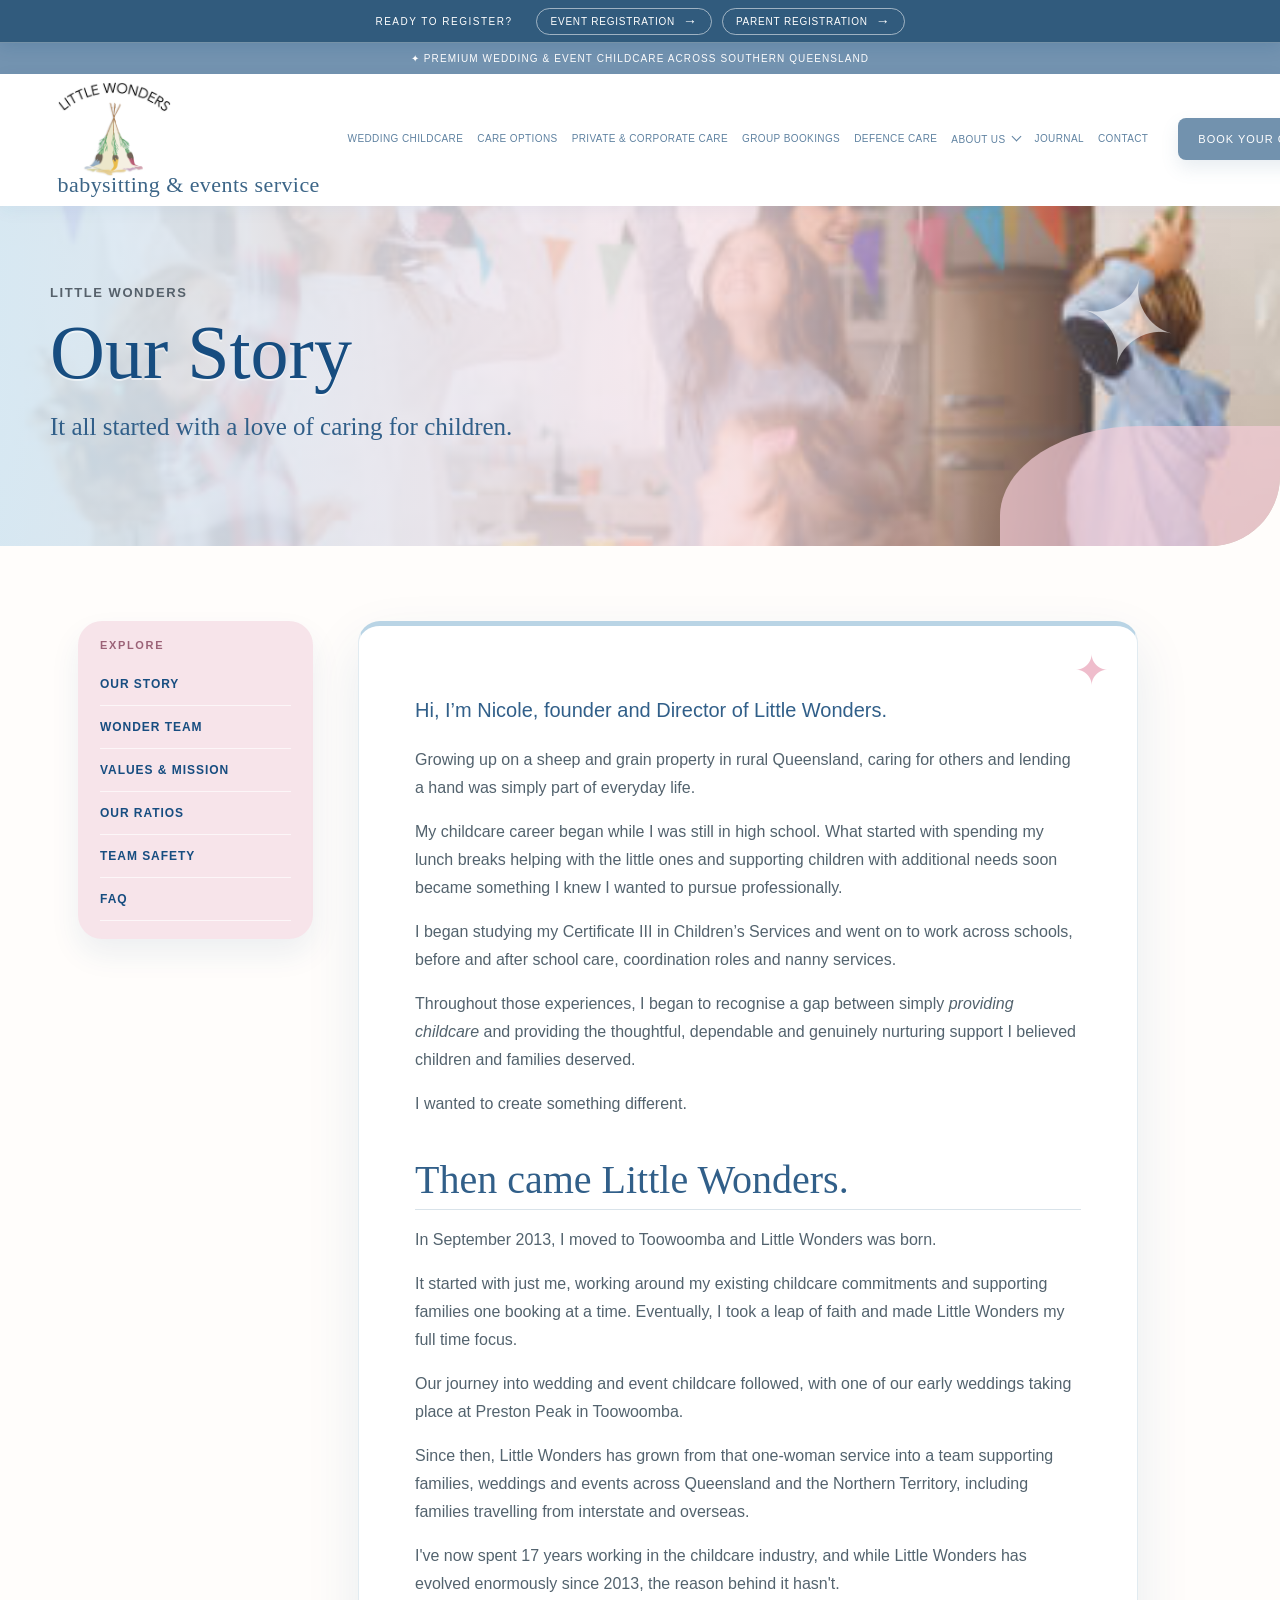
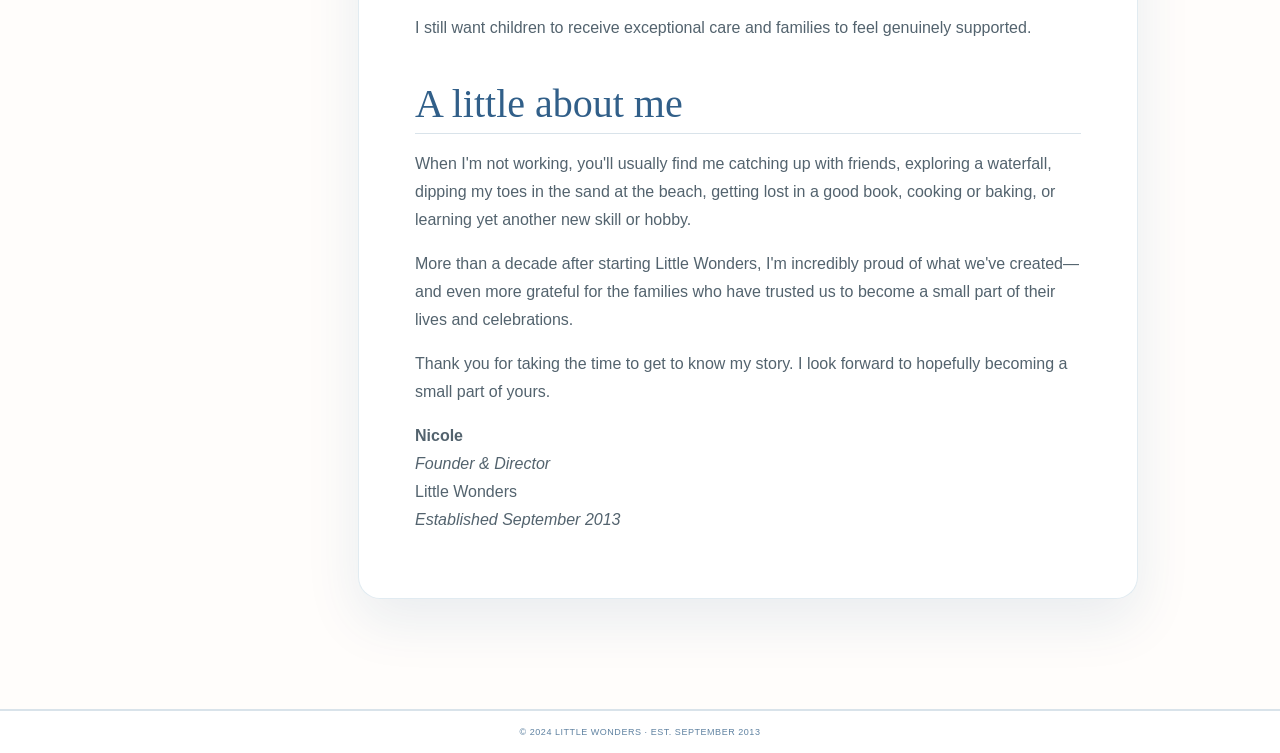
<file: faq/index.html>
<!doctype html><html lang="en"><head><meta charset="UTF-8"><meta name="viewport" content="width=device-width,initial-scale=1"><link rel="stylesheet" href="../styles.css"><link rel="stylesheet" href="../internal.css"></head><body><div class="registration-strip"><div class="registration-strip-inner"><span class="registration-strip-label">Ready to register?</span><div class="registration-strip-links"><a href="../event-registration/">Event Registration <span aria-hidden="true">→</span></a><a href="../parent-registration/">Parent Registration <span aria-hidden="true">→</span></a></div></div></div><div class="announcement">✦ Premium Wedding &amp; Event Childcare Across Southern Queensland</div><header class="site-header"><a class="brand" href="../"><img class="brand-logo" src="../assets/littlewonders-logo.png" alt="Little Wonders"></a><button class="menu">☰</button><nav><a href="../#services">Wedding Childcare</a><a href="../care-options/">Care Options</a><a href="../#services">Private &amp; Corporate Care</a><a href="../#services">Group Bookings</a><a href="../#services">Defence Care</a><div class="nav-dropdown"><a href="../about/">About Us</a><div class="dropdown-menu"><a href="../our-story/">Our Story</a><a href="../wonder-team/">Our Wonder Team</a><a href="../values-mission-sustainability/">Values, Mission &amp; Sustainability</a><a href="../ratios/">Our Ratios</a><a href="../team-safety/">Team Safety</a><a href="../faq/">FAQ</a></div></div><a href="../#journal">Journal</a><a href="../#contact">Contact</a></nav><a class="button small" href="../#contact">Book Your Connection Call</a></header><div class="page-hero"></div><main><div class="content-grid"><aside class="side-nav"><a href="../our-story/">Our Story</a><a href="../wonder-team/">Wonder Team</a><a href="../values-mission-sustainability/">Values &amp; Mission</a><a href="../ratios/">Our Ratios</a><a href="../team-safety/">Team Safety</a><a href="../faq/">FAQ</a></aside><article class="prose"></article></div></main><footer><div class="footer-bottom">© 2024 Little Wonders · Est. September 2013</div></footer><script src="../internal.js"></script><script>document.querySelector('.menu').onclick=()=>document.querySelector('nav').classList.toggle('open')</script><script>document.addEventListener("click",e=>{if(!e.target.closest(".nav-dropdown"))document.querySelectorAll(".nav-dropdown.open").forEach(x=>x.classList.remove("open"));});document.querySelectorAll(".dropdown-menu a").forEach(a=>a.addEventListener("click",()=>a.parentElement.parentElement.classList.remove("open")));</script></body></html>
</file>
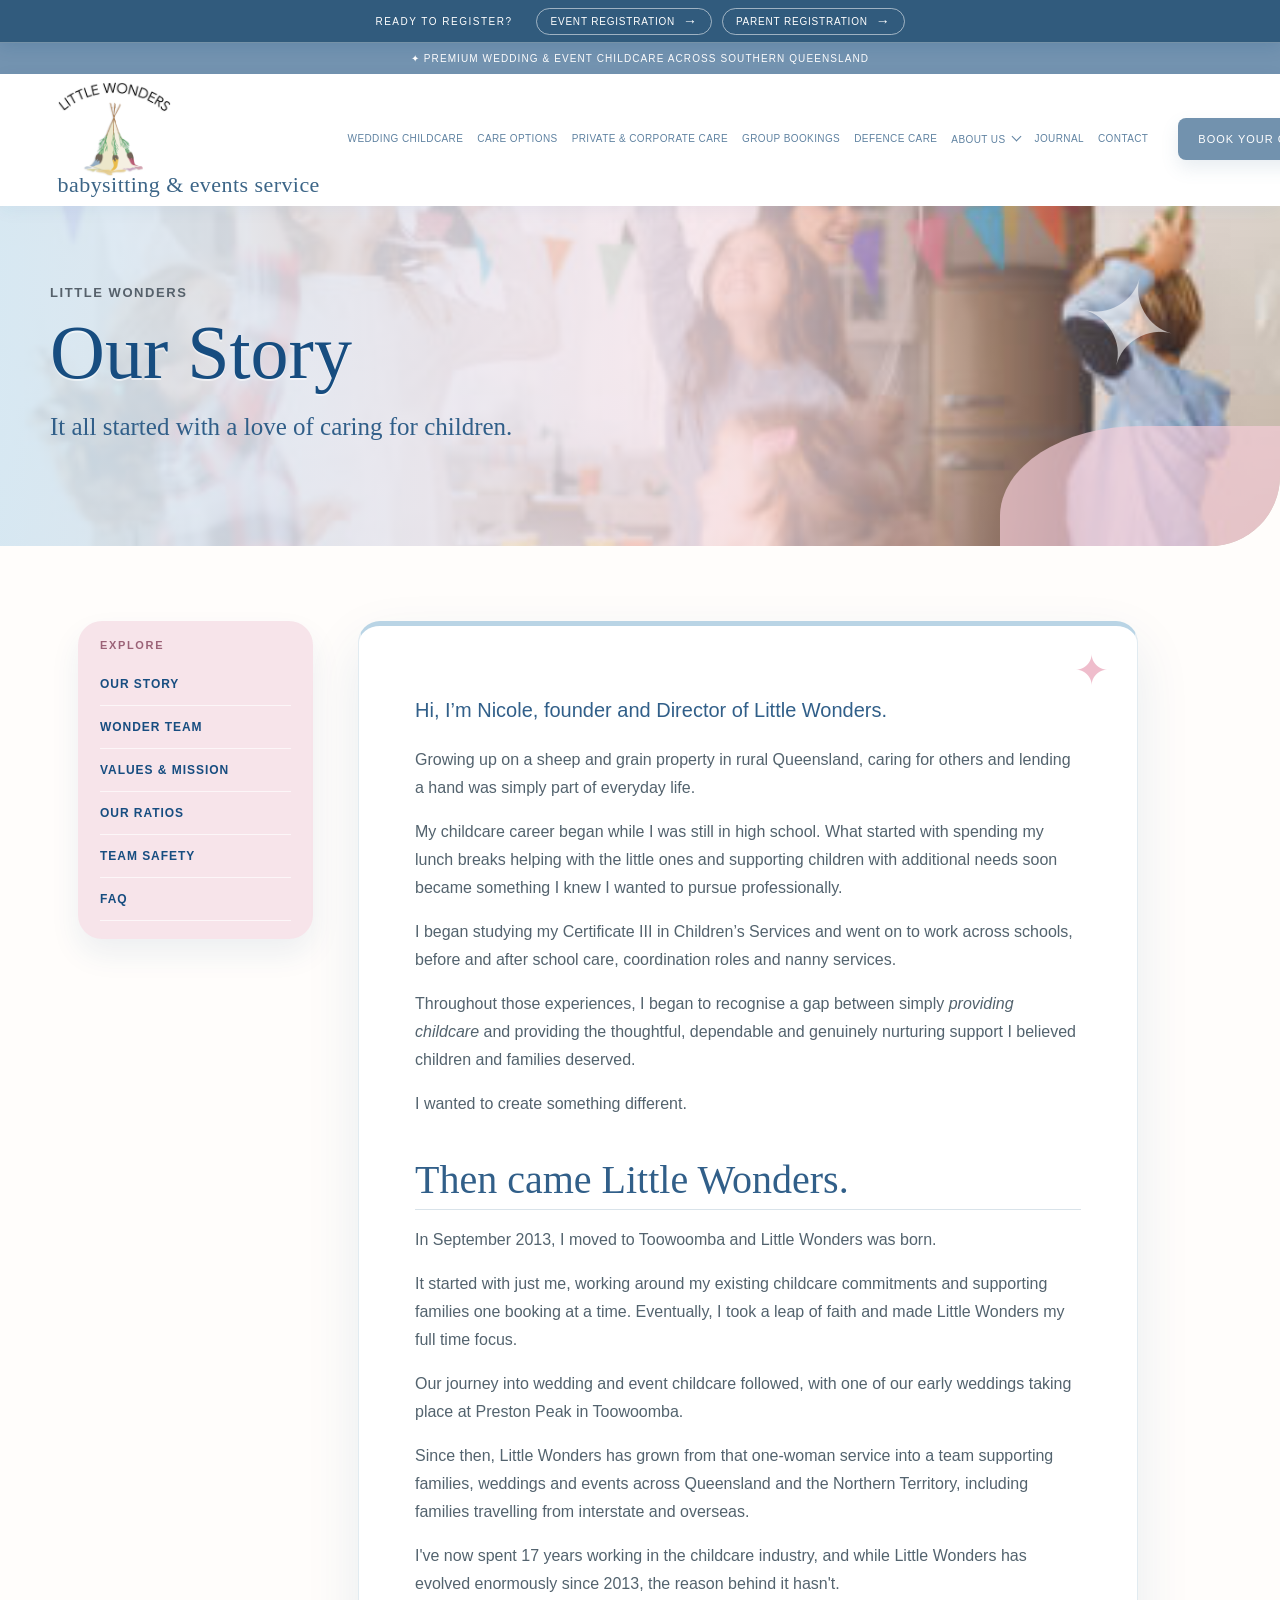
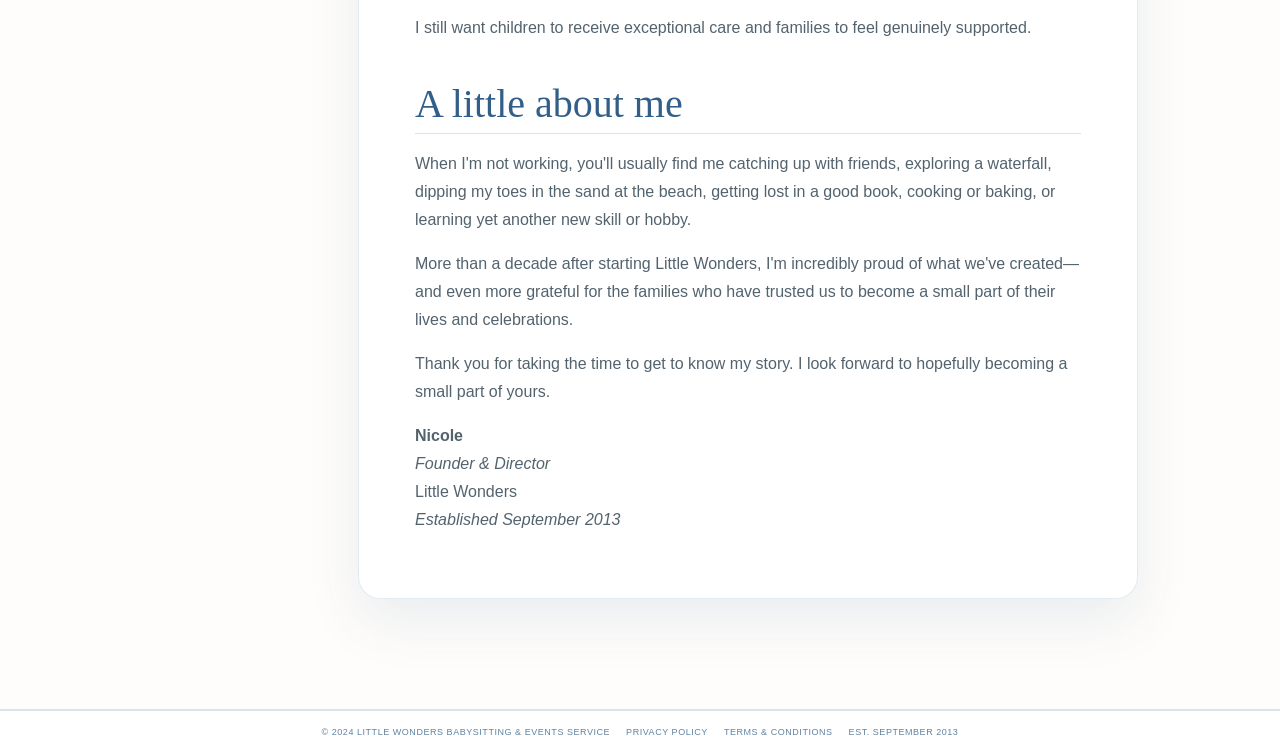
<file: our-story/index.html>
<!doctype html><html lang="en"><head><meta charset="UTF-8"><meta name="viewport" content="width=device-width,initial-scale=1"><link rel="stylesheet" href="../styles.css"><link rel="stylesheet" href="../internal.css"><title>Our Story | Little Wonders</title></head><body><div class="registration-strip"><div class="registration-strip-inner"><span class="registration-strip-label">Ready to register?</span><div class="registration-strip-links"><a href="../event-registration/">Event Registration <span aria-hidden="true">→</span></a><a href="../parent-registration/">Parent Registration <span aria-hidden="true">→</span></a></div></div></div><div class="announcement">✦ Premium Wedding &amp; Event Childcare Across Southern Queensland</div><header class="site-header"><a class="brand" href="../"><img class="brand-logo" src="../assets/littlewonders-logo.png" alt="Little Wonders"></a><button class="menu">☰</button><nav><a href="../#services">Wedding Childcare</a><a href="../care-options/">Care Options</a><a href="../#services">Private &amp; Corporate Care</a><a href="../#services">Group Bookings</a><a href="../#services">Defence Care</a><div class="nav-dropdown"><a href="../about/">About Us</a><div class="dropdown-menu"><a href="../our-story/">Our Story</a><a href="../wonder-team/">Our Wonder Team</a><a href="../values-mission-sustainability/">Values, Mission &amp; Sustainability</a><a href="../ratios/">Our Ratios</a><a href="../team-safety/">Team Safety</a><a href="../faq/">FAQ</a></div></div><a href="../#journal">Journal</a><a href="../#contact">Contact</a></nav><a class="button small" href="../#contact">Book Your Connection Call</a></header><div class="page-hero"></div><main><div class="content-grid"><aside class="side-nav"><a href="../our-story/">Our Story</a><a href="../wonder-team/">Wonder Team</a><a href="../values-mission-sustainability/">Values &amp; Mission</a><a href="../ratios/">Our Ratios</a><a href="../team-safety/">Team Safety</a><a href="../faq/">FAQ</a></aside><article class="prose"></article></div></main><footer><div class="footer-bottom"><span>© 2024 Little Wonders Babysitting &amp; Events Service</span><span>Privacy Policy</span><span>Terms &amp; Conditions</span><span>Est. September 2013</span></div></footer><script src="../internal.js"></script><script>document.querySelector('.menu').onclick=()=>document.querySelector('nav').classList.toggle('open')</script><script>document.addEventListener("click",e=>{if(!e.target.closest(".nav-dropdown"))document.querySelectorAll(".nav-dropdown.open").forEach(x=>x.classList.remove("open"));});document.querySelectorAll(".dropdown-menu a").forEach(a=>a.addEventListener("click",()=>a.parentElement.parentElement.classList.remove("open")));</script></body></html>
</file>
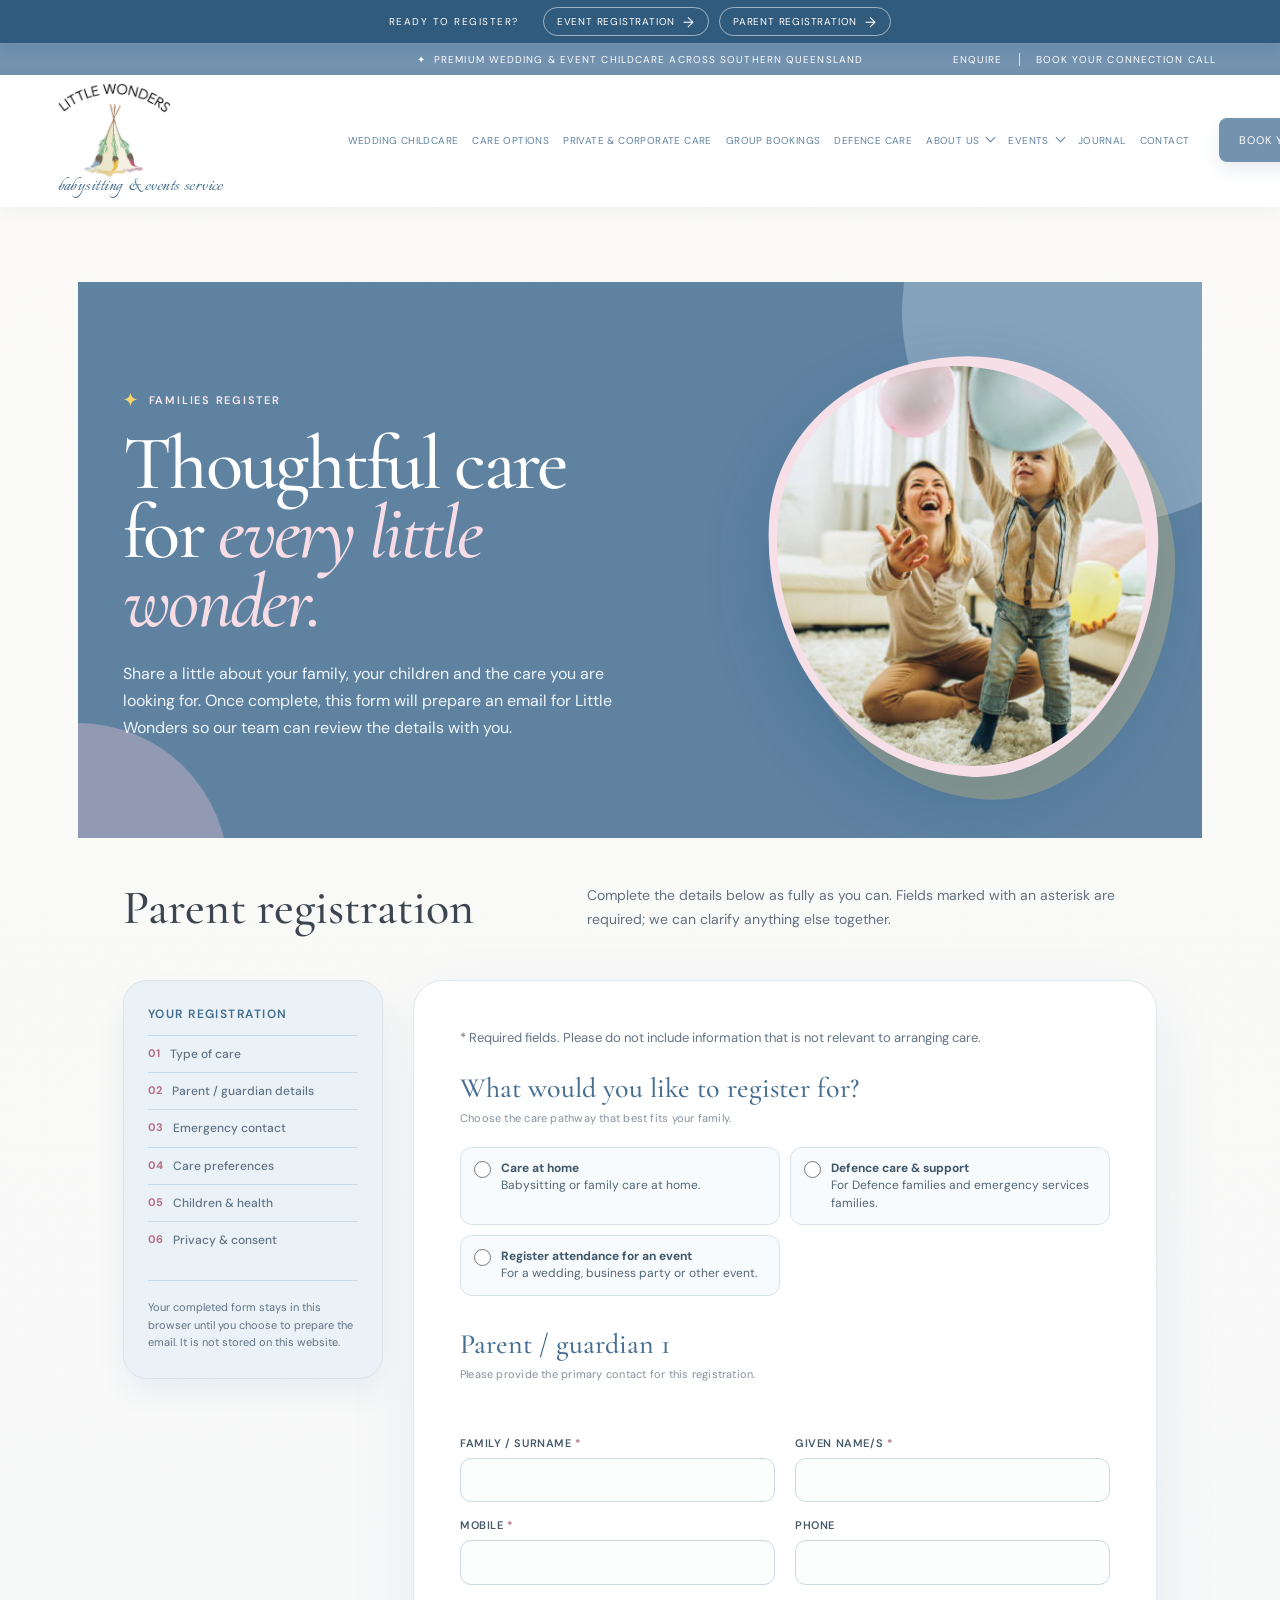
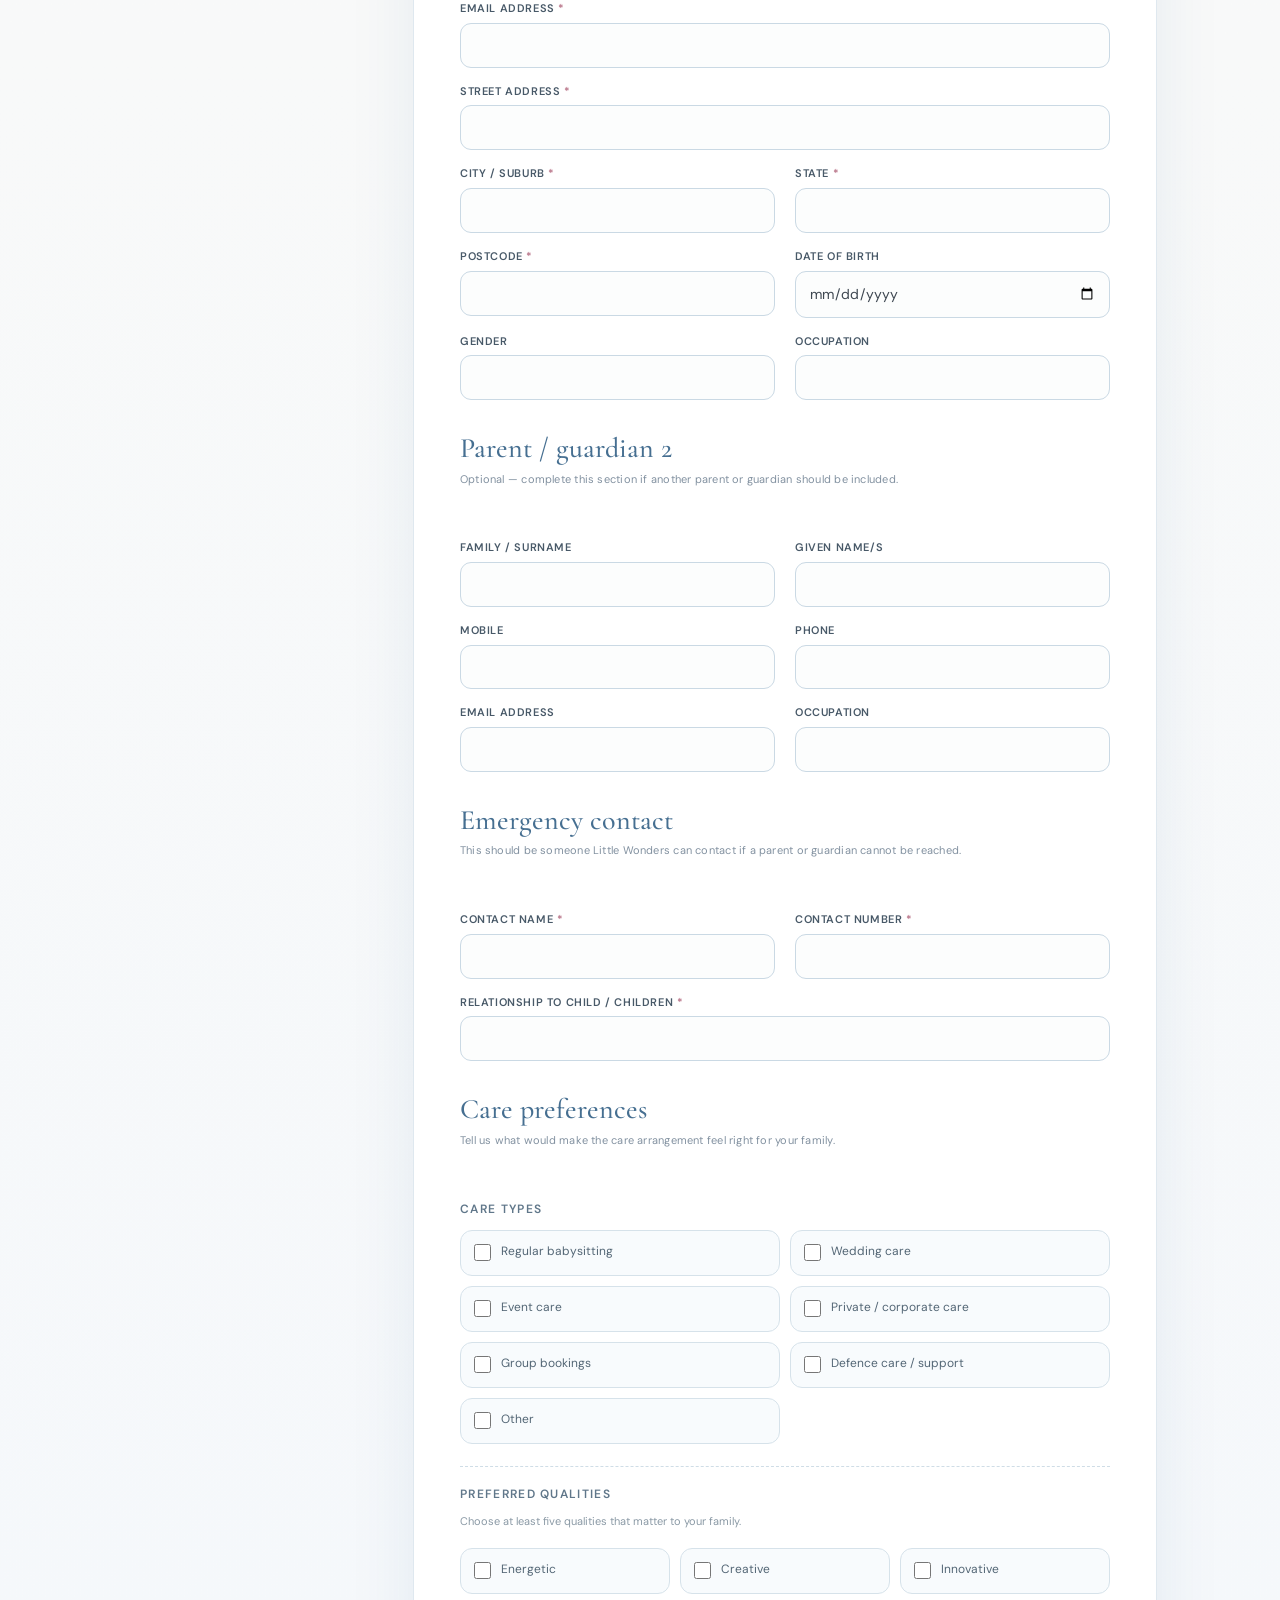
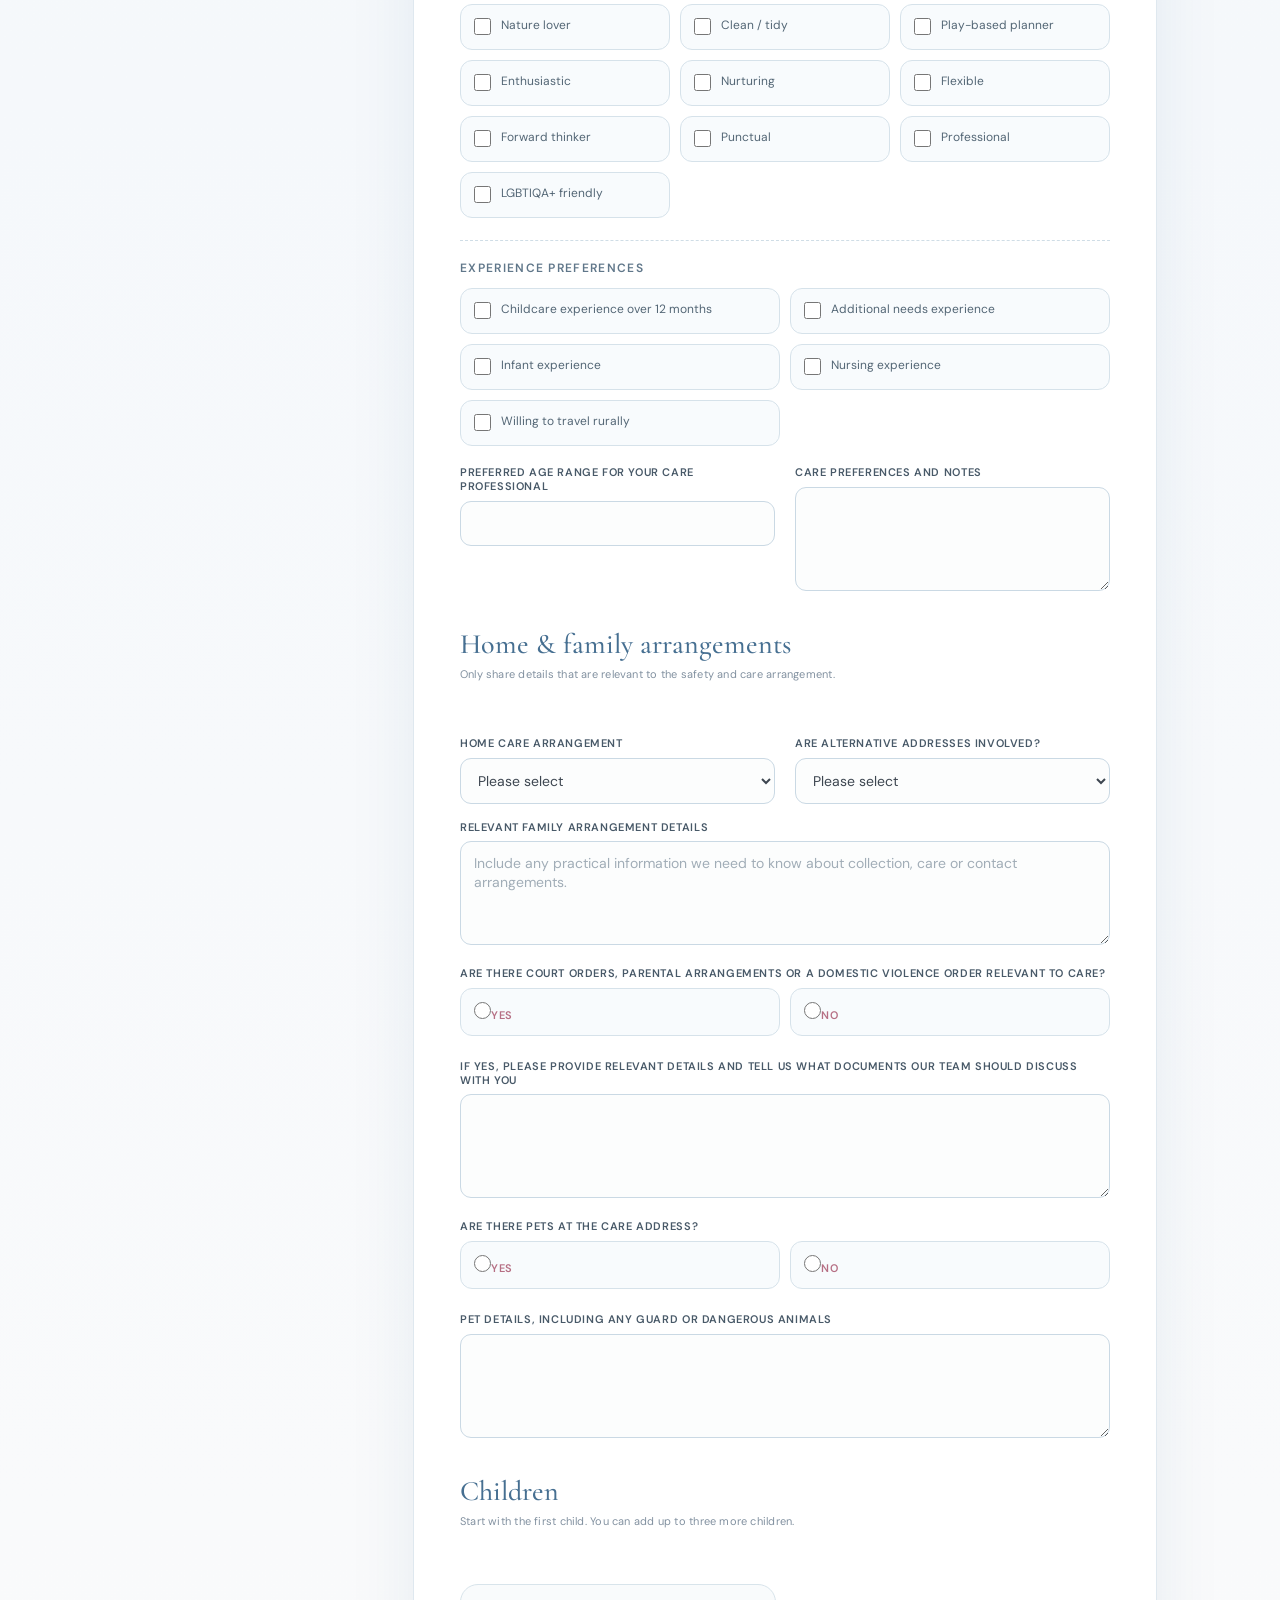
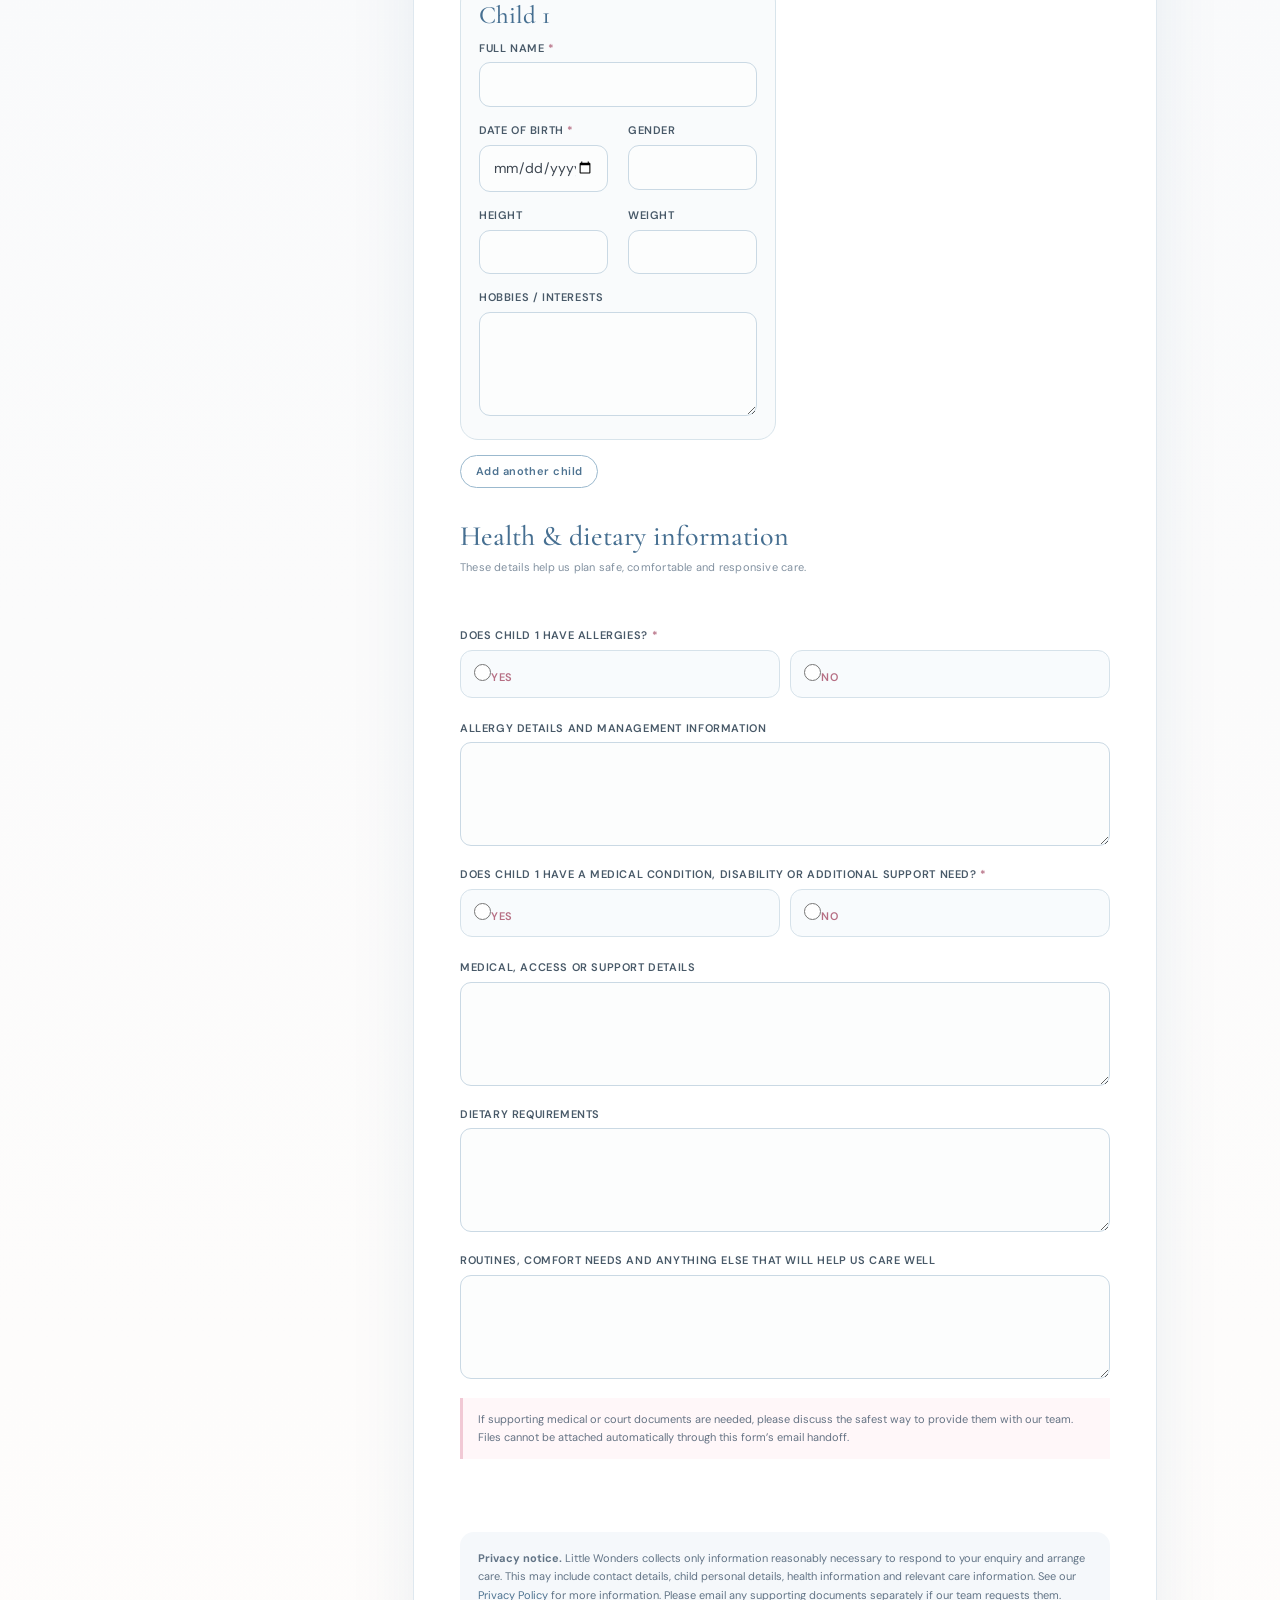
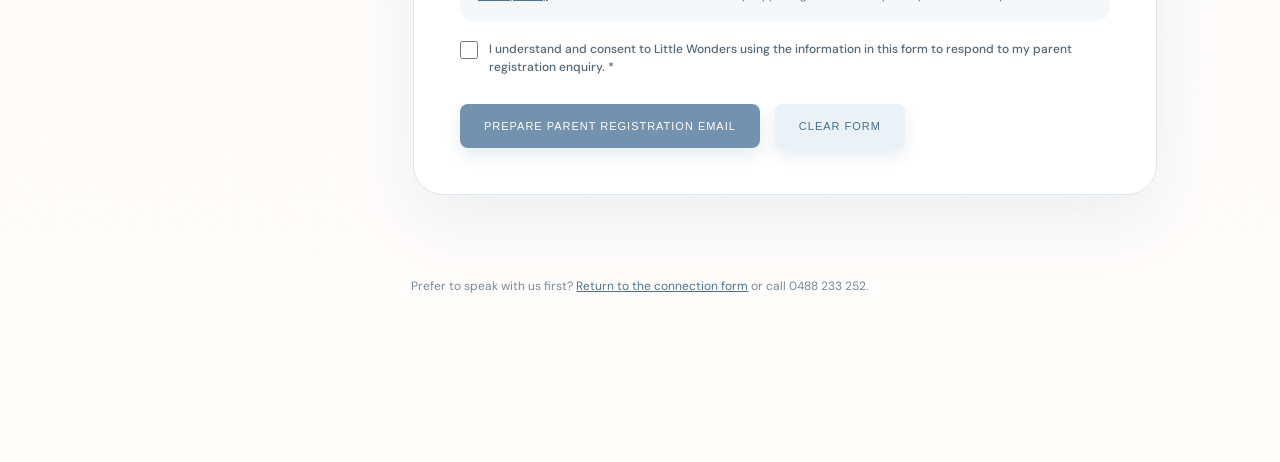
<file: parent-registration/index.html>
<!doctype html>
<html lang="en">
<head>
  <meta charset="UTF-8">
  <meta name="viewport" content="width=device-width, initial-scale=1.0">
  <meta name="description" content="Register your family and children for care with Little Wonders.">
  <title>Parent Registration | Little Wonders</title>
  <link rel="preconnect" href="https://fonts.googleapis.com">
  <link rel="preconnect" href="https://fonts.gstatic.com" crossorigin>
  <link href="https://fonts.googleapis.com/css2?family=Cormorant+Garamond:wght@400;500;600&family=DM+Sans:wght@400;500;600;700&family=Italianno&display=swap" rel="stylesheet">
  <link rel="stylesheet" href="../styles.css">
  <link rel="stylesheet" href="../internal.css">
  <link rel="stylesheet" href="../registration.css">
</head>
<body class="registration-page">
  <div class="registration-strip"><div class="registration-strip-inner"><span class="registration-strip-label">Ready to register?</span><div class="registration-strip-links"><a href="../event-registration/">Event Registration <span aria-hidden="true">→</span></a><a href="../parent-registration/">Parent Registration <span aria-hidden="true">→</span></a></div></div></div><div class="announcement"><span>✦</span> Premium Wedding &amp; Event Childcare Across Southern Queensland <div><a href="../#contact">Enquire</a><i></i><a href="../#contact">Book Your Connection Call</a></div></div>
  <header class="site-header">
    <a class="brand" href="../"><img class="brand-logo" src="../assets/littlewonders-logo.png" alt="Little Wonders"></a>
    <button class="menu" aria-label="Open menu" aria-expanded="false">☰</button>
    <nav>
      <a href="../#services">Wedding Childcare</a><a href="../care-options/">Care Options</a><a href="../#services">Private &amp; Corporate Care</a><a href="../#services">Group Bookings</a><a href="../#services">Defence Care</a>
      <div class="nav-dropdown"><a href="../about/" aria-haspopup="true">About Us</a><div class="dropdown-menu"><a href="../about/">About Us</a><a href="../our-story/">Our Story</a><a href="../wonder-team/">Our Wonder Team</a><a href="../values-mission-sustainability/">Values, Mission &amp; Sustainability</a><a href="../ratios/">Our Ratios</a><a href="../team-safety/">Team Safety</a><a href="../faq/">FAQ</a></div></div>
      <div class="nav-dropdown"><a href="../event-registration/" aria-haspopup="true" aria-current="page">Events</a><div class="dropdown-menu"><a href="../event-registration/">Event Registration</a><a href="../parent-registration/" aria-current="page">Parent Registration</a></div></div>
      <a href="../#journal">Journal</a><a href="../#contact">Contact</a>
    </nav>
    <a class="button small" href="../#contact">Book Your Connection Call</a>
  </header>

  <main>
    <section class="registration-hero">
      <div class="registration-shell registration-hero-inner">
        <div class="registration-hero-copy"><span class="registration-kicker">Families register</span><h1>Thoughtful care<br>for <em>every little wonder.</em></h1><p>Share a little about your family, your children and the care you are looking for. Once complete, this form will prepare an email for Little Wonders so our team can review the details with you.</p></div>
        <div class="registration-hero-card"><img src="../assets/babysitting-family.jpg" alt="Child enjoying warm, attentive family care"></div>
      </div>
    </section>

    <div class="registration-shell">
      <section class="registration-intro"><h2>Parent registration</h2><p>Complete the details below as fully as you can. Fields marked with an asterisk are required; we can clarify anything else together.</p></section>
      <div class="registration-layout">
        <aside class="registration-aside"><h3>Your registration</h3><ol><li>Type of care</li><li>Parent / guardian details</li><li>Emergency contact</li><li>Care preferences</li><li>Children &amp; health</li><li>Privacy &amp; consent</li></ol><p class="registration-aside-note">Your completed form stays in this browser until you choose to prepare the email. It is not stored on this website.</p></aside>
        <form id="registration-form" data-form-type="Parent" autocomplete="on">
          <div class="registration-form-card">
            <p class="required-note"><span>*</span> Required fields. Please do not include information that is not relevant to arranging care.</p>

            <fieldset class="form-section" data-section="Type of care">
              <legend>What would you like to register for?<small>Choose the care pathway that best fits your family.</small></legend>
              <div class="choice-grid">
                <label class="choice"><input type="radio" name="care_type" value="home" required><span><strong>Care at home</strong>Babysitting or family care at home.</span></label>
                <label class="choice"><input type="radio" name="care_type" value="defence" required><span><strong>Defence care &amp; support</strong>For Defence families and emergency services families.</span></label>
                <label class="choice"><input type="radio" name="care_type" value="event" required><span><strong>Register attendance for an event</strong>For a wedding, business party or other event.</span></label>
              </div>
            </fieldset>

            <fieldset class="form-section" data-section="Parent or guardian 1">
              <legend>Parent / guardian 1<small>Please provide the primary contact for this registration.</small></legend>
              <div class="form-grid">
                <div class="field"><label for="guardian1_surname">Family / surname <span>*</span></label><input id="guardian1_surname" name="guardian1_surname" type="text" autocomplete="family-name" required></div>
                <div class="field"><label for="guardian1_given_names">Given name/s <span>*</span></label><input id="guardian1_given_names" name="guardian1_given_names" type="text" autocomplete="given-name" required></div>
                <div class="field"><label for="guardian1_mobile">Mobile <span>*</span></label><input id="guardian1_mobile" name="guardian1_mobile" type="tel" autocomplete="tel" required></div>
                <div class="field"><label for="guardian1_phone">Phone</label><input id="guardian1_phone" name="guardian1_phone" type="tel"></div>
                <div class="field full"><label for="guardian1_email">Email address <span>*</span></label><input id="guardian1_email" name="guardian1_email" type="email" autocomplete="email" required></div>
                <div class="field full"><label for="guardian1_address">Street address <span>*</span></label><input id="guardian1_address" name="guardian1_address" type="text" autocomplete="street-address" required></div>
                <div class="field"><label for="guardian1_suburb">City / suburb <span>*</span></label><input id="guardian1_suburb" name="guardian1_suburb" type="text" autocomplete="address-level2" required></div>
                <div class="field"><label for="guardian1_state">State <span>*</span></label><input id="guardian1_state" name="guardian1_state" type="text" autocomplete="address-level1" required></div>
                <div class="field"><label for="guardian1_postcode">Postcode <span>*</span></label><input id="guardian1_postcode" name="guardian1_postcode" type="text" inputmode="numeric" autocomplete="postal-code" required></div>
                <div class="field"><label for="guardian1_dob">Date of birth</label><input id="guardian1_dob" name="guardian1_dob" type="date"></div>
                <div class="field"><label for="guardian1_gender">Gender</label><input id="guardian1_gender" name="guardian1_gender" type="text"></div>
                <div class="field"><label for="guardian1_occupation">Occupation</label><input id="guardian1_occupation" name="guardian1_occupation" type="text"></div>
              </div>
            </fieldset>

            <fieldset class="form-section" data-section="Parent or guardian 2">
              <legend>Parent / guardian 2<small>Optional — complete this section if another parent or guardian should be included.</small></legend>
              <div class="form-grid">
                <div class="field"><label for="guardian2_surname">Family / surname</label><input id="guardian2_surname" name="guardian2_surname" type="text"></div>
                <div class="field"><label for="guardian2_given_names">Given name/s</label><input id="guardian2_given_names" name="guardian2_given_names" type="text"></div>
                <div class="field"><label for="guardian2_mobile">Mobile</label><input id="guardian2_mobile" name="guardian2_mobile" type="tel"></div>
                <div class="field"><label for="guardian2_phone">Phone</label><input id="guardian2_phone" name="guardian2_phone" type="tel"></div>
                <div class="field"><label for="guardian2_email">Email address</label><input id="guardian2_email" name="guardian2_email" type="email"></div>
                <div class="field"><label for="guardian2_occupation">Occupation</label><input id="guardian2_occupation" name="guardian2_occupation" type="text"></div>
              </div>
            </fieldset>

            <fieldset class="form-section" data-section="Emergency contact">
              <legend>Emergency contact<small>This should be someone Little Wonders can contact if a parent or guardian cannot be reached.</small></legend>
              <div class="form-grid">
                <div class="field"><label for="emergency_name">Contact name <span>*</span></label><input id="emergency_name" name="emergency_name" type="text" required></div>
                <div class="field"><label for="emergency_number">Contact number <span>*</span></label><input id="emergency_number" name="emergency_number" type="tel" required></div>
                <div class="field full"><label for="emergency_relationship">Relationship to child / children <span>*</span></label><input id="emergency_relationship" name="emergency_relationship" type="text" required></div>
              </div>
            </fieldset>

            <fieldset class="form-section" data-section="Care preferences">
              <legend>Care preferences<small>Tell us what would make the care arrangement feel right for your family.</small></legend>
              <div class="subsection" style="margin-top:0;padding-top:0;border-top:0"><h3>Care types</h3><div class="choice-grid"><label class="choice"><input type="checkbox" name="care_preferences_type" value="Regular babysitting"><span>Regular babysitting</span></label><label class="choice"><input type="checkbox" name="care_preferences_type" value="Wedding care"><span>Wedding care</span></label><label class="choice"><input type="checkbox" name="care_preferences_type" value="Event care"><span>Event care</span></label><label class="choice"><input type="checkbox" name="care_preferences_type" value="Private / corporate care"><span>Private / corporate care</span></label><label class="choice"><input type="checkbox" name="care_preferences_type" value="Group bookings"><span>Group bookings</span></label><label class="choice"><input type="checkbox" name="care_preferences_type" value="Defence care / support"><span>Defence care / support</span></label><label class="choice"><input type="checkbox" name="care_preferences_type" value="Other"><span>Other</span></label></div></div>
              <div class="subsection"><h3>Preferred qualities</h3><p class="required-note">Choose at least five qualities that matter to your family.</p><div class="choice-grid three" data-min-checks="5"><label class="choice"><input type="checkbox" name="preferred_qualities" value="Energetic"><span>Energetic</span></label><label class="choice"><input type="checkbox" name="preferred_qualities" value="Creative"><span>Creative</span></label><label class="choice"><input type="checkbox" name="preferred_qualities" value="Innovative"><span>Innovative</span></label><label class="choice"><input type="checkbox" name="preferred_qualities" value="Nature lover"><span>Nature lover</span></label><label class="choice"><input type="checkbox" name="preferred_qualities" value="Clean / tidy"><span>Clean / tidy</span></label><label class="choice"><input type="checkbox" name="preferred_qualities" value="Play-based planner"><span>Play-based planner</span></label><label class="choice"><input type="checkbox" name="preferred_qualities" value="Enthusiastic"><span>Enthusiastic</span></label><label class="choice"><input type="checkbox" name="preferred_qualities" value="Nurturing"><span>Nurturing</span></label><label class="choice"><input type="checkbox" name="preferred_qualities" value="Flexible"><span>Flexible</span></label><label class="choice"><input type="checkbox" name="preferred_qualities" value="Forward thinker"><span>Forward thinker</span></label><label class="choice"><input type="checkbox" name="preferred_qualities" value="Punctual"><span>Punctual</span></label><label class="choice"><input type="checkbox" name="preferred_qualities" value="Professional"><span>Professional</span></label><label class="choice"><input type="checkbox" name="preferred_qualities" value="LGBTIQA+ friendly"><span>LGBTIQA+ friendly</span></label></div></div>
              <div class="subsection"><h3>Experience preferences</h3><div class="choice-grid"><label class="choice"><input type="checkbox" name="experience_preferences" value="Childcare experience over 12 months"><span>Childcare experience over 12 months</span></label><label class="choice"><input type="checkbox" name="experience_preferences" value="Additional needs experience"><span>Additional needs experience</span></label><label class="choice"><input type="checkbox" name="experience_preferences" value="Infant experience"><span>Infant experience</span></label><label class="choice"><input type="checkbox" name="experience_preferences" value="Nursing experience"><span>Nursing experience</span></label><label class="choice"><input type="checkbox" name="experience_preferences" value="Willing to travel rurally"><span>Willing to travel rurally</span></label></div></div>
              <div class="form-grid" style="margin-top:20px"><div class="field"><label for="age_preference">Preferred age range for your care professional</label><input id="age_preference" name="age_preference" type="text"></div><div class="field"><label for="care_preferences_notes">Care preferences and notes</label><textarea id="care_preferences_notes" name="care_preferences_notes"></textarea></div></div>
            </fieldset>

            <fieldset class="form-section conditional" data-section="Event attendance" data-show-when="care_type=event" hidden>
              <legend>Register attendance for an event<small>We’ll match this registration to the event details where possible.</small></legend>
              <div class="form-grid">
                <div class="field"><label for="event_registration_name">Event name</label><input id="event_registration_name" name="event_registration_name" type="text"></div>
                <div class="field"><label for="event_registration_code">Event code, if known</label><input id="event_registration_code" name="event_registration_code" type="text"></div>
                <div class="field full"><span class="field-label">Are you already a Little Wonders family?</span><div class="choice-grid"><label class="choice"><input type="radio" name="existing_family" value="yes"><span>Yes</span></label><label class="choice"><input type="radio" name="existing_family" value="no"><span>No</span></label></div></div>
                <div class="field"><label for="client_number">Client number, if known</label><input id="client_number" name="client_number" type="text"></div>
              </div>
            </fieldset>

            <fieldset class="form-section conditional" data-section="Defence family details" data-show-when="care_type=defence" hidden>
              <legend>Defence care &amp; support<small>These details help us understand the Defence or emergency services context.</small></legend>
              <div class="form-grid">
                <div class="field full"><span class="field-label">Are you a Defence or emergency services family?</span><div class="choice-grid"><label class="choice"><input type="radio" name="defence_family" value="yes"><span>Yes</span></label><label class="choice"><input type="radio" name="defence_family" value="no"><span>No</span></label></div></div>
                <div class="field full"><span class="field-label">Are you registering for a Defence-related event?</span><div class="choice-grid"><label class="choice"><input type="radio" name="defence_event" value="yes"><span>Yes</span></label><label class="choice"><input type="radio" name="defence_event" value="no"><span>No</span></label></div></div>
                <div class="field"><label for="defence_event_name">Event name</label><input id="defence_event_name" name="defence_event_name" type="text"></div>
                <div class="field"><label for="defence_client_number">Client number, if known</label><input id="defence_client_number" name="defence_client_number" type="text"></div>
              </div>
            </fieldset>

            <fieldset class="form-section" data-section="Home and family arrangements">
              <legend>Home &amp; family arrangements<small>Only share details that are relevant to the safety and care arrangement.</small></legend>
              <div class="form-grid">
                <div class="field"><label for="home_arrangement">Home care arrangement</label><select id="home_arrangement" name="home_arrangement"><option value="">Please select</option><option>Parents / guardians live with the children</option><option>Parent / guardian no longer resides with the children</option><option>Visiting / custody arrangement</option><option>Other arrangement</option></select></div>
                <div class="field"><label for="alternative_addresses">Are alternative addresses involved?</label><select id="alternative_addresses" name="alternative_addresses"><option value="">Please select</option><option>No</option><option>Yes</option></select></div>
                <div class="field full"><label for="arrangement_details">Relevant family arrangement details</label><textarea id="arrangement_details" name="arrangement_details" placeholder="Include any practical information we need to know about collection, care or contact arrangements."></textarea></div>
                <div class="field full"><span class="field-label">Are there court orders, parental arrangements or a domestic violence order relevant to care?</span><div class="choice-grid"><label class="choice"><input type="radio" name="court_orders" value="yes"><span>Yes</span></label><label class="choice"><input type="radio" name="court_orders" value="no"><span>No</span></label></div></div>
                <div class="field full"><label for="court_order_details">If yes, please provide relevant details and tell us what documents our team should discuss with you</label><textarea id="court_order_details" name="court_order_details"></textarea></div>
                <div class="field full"><span class="field-label">Are there pets at the care address?</span><div class="choice-grid"><label class="choice"><input type="radio" name="pets" value="yes"><span>Yes</span></label><label class="choice"><input type="radio" name="pets" value="no"><span>No</span></label></div></div>
                <div class="field full"><label for="pet_details">Pet details, including any guard or dangerous animals</label><textarea id="pet_details" name="pet_details"></textarea></div>
              </div>
            </fieldset>

            <fieldset class="form-section" data-section="Children">
              <legend>Children<small>Start with the first child. You can add up to three more children.</small></legend>
              <div class="children-grid">
                <div class="child-card"><h3>Child 1</h3><div class="form-grid"><div class="field full"><label for="child1_name">Full name <span>*</span></label><input id="child1_name" name="child1_name" type="text" required></div><div class="field"><label for="child1_dob">Date of birth <span>*</span></label><input id="child1_dob" name="child1_dob" type="date" required></div><div class="field"><label for="child1_gender">Gender</label><input id="child1_gender" name="child1_gender" type="text"></div><div class="field"><label for="child1_height">Height</label><input id="child1_height" name="child1_height" type="text"></div><div class="field"><label for="child1_weight">Weight</label><input id="child1_weight" name="child1_weight" type="text"></div><div class="field full"><label for="child1_interests">Hobbies / interests</label><textarea id="child1_interests" name="child1_interests" rows="3"></textarea></div></div></div>
                <div class="child-card optional"><h3>Child 2</h3><div class="form-grid"><div class="field full"><label for="child2_name">Full name</label><input id="child2_name" name="child2_name" type="text" disabled></div><div class="field"><label for="child2_dob">Date of birth</label><input id="child2_dob" name="child2_dob" type="date" disabled></div><div class="field"><label for="child2_gender">Gender</label><input id="child2_gender" name="child2_gender" type="text" disabled></div><div class="field full"><label for="child2_interests">Hobbies / interests</label><textarea id="child2_interests" name="child2_interests" rows="3" disabled></textarea></div></div></div>
                <div class="child-card optional"><h3>Child 3</h3><div class="form-grid"><div class="field full"><label for="child3_name">Full name</label><input id="child3_name" name="child3_name" type="text" disabled></div><div class="field"><label for="child3_dob">Date of birth</label><input id="child3_dob" name="child3_dob" type="date" disabled></div><div class="field"><label for="child3_gender">Gender</label><input id="child3_gender" name="child3_gender" type="text" disabled></div><div class="field full"><label for="child3_interests">Hobbies / interests</label><textarea id="child3_interests" name="child3_interests" rows="3" disabled></textarea></div></div></div>
                <div class="child-card optional"><h3>Child 4</h3><div class="form-grid"><div class="field full"><label for="child4_name">Full name</label><input id="child4_name" name="child4_name" type="text" disabled></div><div class="field"><label for="child4_dob">Date of birth</label><input id="child4_dob" name="child4_dob" type="date" disabled></div><div class="field"><label for="child4_gender">Gender</label><input id="child4_gender" name="child4_gender" type="text" disabled></div><div class="field full"><label for="child4_interests">Hobbies / interests</label><textarea id="child4_interests" name="child4_interests" rows="3" disabled></textarea></div></div></div>
              </div>
              <button class="add-child" type="button" data-add-child>Add another child</button>
            </fieldset>

            <fieldset class="form-section" data-section="Health and dietary information">
              <legend>Health &amp; dietary information<small>These details help us plan safe, comfortable and responsive care.</small></legend>
              <div class="form-grid">
                <div class="field full"><span class="field-label">Does child 1 have allergies? <span>*</span></span><div class="choice-grid"><label class="choice"><input type="radio" name="child1_allergies" value="yes" required><span>Yes</span></label><label class="choice"><input type="radio" name="child1_allergies" value="no" required><span>No</span></label></div></div>
                <div class="field full"><label for="allergy_information">Allergy details and management information</label><textarea id="allergy_information" name="allergy_information"></textarea></div>
                <div class="field full"><span class="field-label">Does child 1 have a medical condition, disability or additional support need? <span>*</span></span><div class="choice-grid"><label class="choice"><input type="radio" name="child1_medical" value="yes" required><span>Yes</span></label><label class="choice"><input type="radio" name="child1_medical" value="no" required><span>No</span></label></div></div>
                <div class="field full"><label for="medical_information">Medical, access or support details</label><textarea id="medical_information" name="medical_information"></textarea></div>
                <div class="field full"><label for="dietary_requirements">Dietary requirements</label><textarea id="dietary_requirements" name="dietary_requirements"></textarea></div>
                <div class="field full"><label for="routines_comfort">Routines, comfort needs and anything else that will help us care well</label><textarea id="routines_comfort" name="routines_comfort"></textarea></div>
              </div>
              <p class="form-note">If supporting medical or court documents are needed, please discuss the safest way to provide them with our team. Files cannot be attached automatically through this form’s email handoff.</p>
            </fieldset>

            <div class="privacy-note"><strong>Privacy notice.</strong> Little Wonders collects only information reasonably necessary to respond to your enquiry and arrange care. This may include contact details, child personal details, health information and relevant care information. See our <a href="../privacy/">Privacy Policy</a> for more information. Please email any supporting documents separately if our team requests them.</div>
            <label class="consent"><input type="checkbox" name="privacy_consent" value="I consent to Little Wonders using the information in this form to respond to my parent registration enquiry." required><span>I understand and consent to Little Wonders using the information in this form to respond to my parent registration enquiry. <span>*</span></span></label>
            <div class="form-actions"><button class="button" type="submit">Prepare Parent Registration Email</button><button class="button secondary" type="reset">Clear form</button><div class="form-status" id="form-status" role="status" aria-live="polite"></div></div>
          </div>
        </form>
      </div>
      <p class="registration-footer-link">Prefer to speak with us first? <a href="../#contact">Return to the connection form</a> or call 0488 233 252.</p>
    </div>
  </main>
  <script src="../registration.js"></script>
  <script>document.querySelector('.menu').addEventListener('click',function(){var nav=document.querySelector('nav');var open=nav.classList.toggle('open');this.setAttribute('aria-expanded',open?'true':'false');});document.querySelectorAll('.nav-dropdown>a').forEach(function(a){a.addEventListener('click',function(e){if(window.innerWidth<=760){e.preventDefault();a.parentElement.classList.toggle('open');}});});document.addEventListener('click',function(e){if(!e.target.closest('.nav-dropdown'))document.querySelectorAll('.nav-dropdown.open').forEach(function(x){x.classList.remove('open');});});</script>
</body>
</html>
</file>
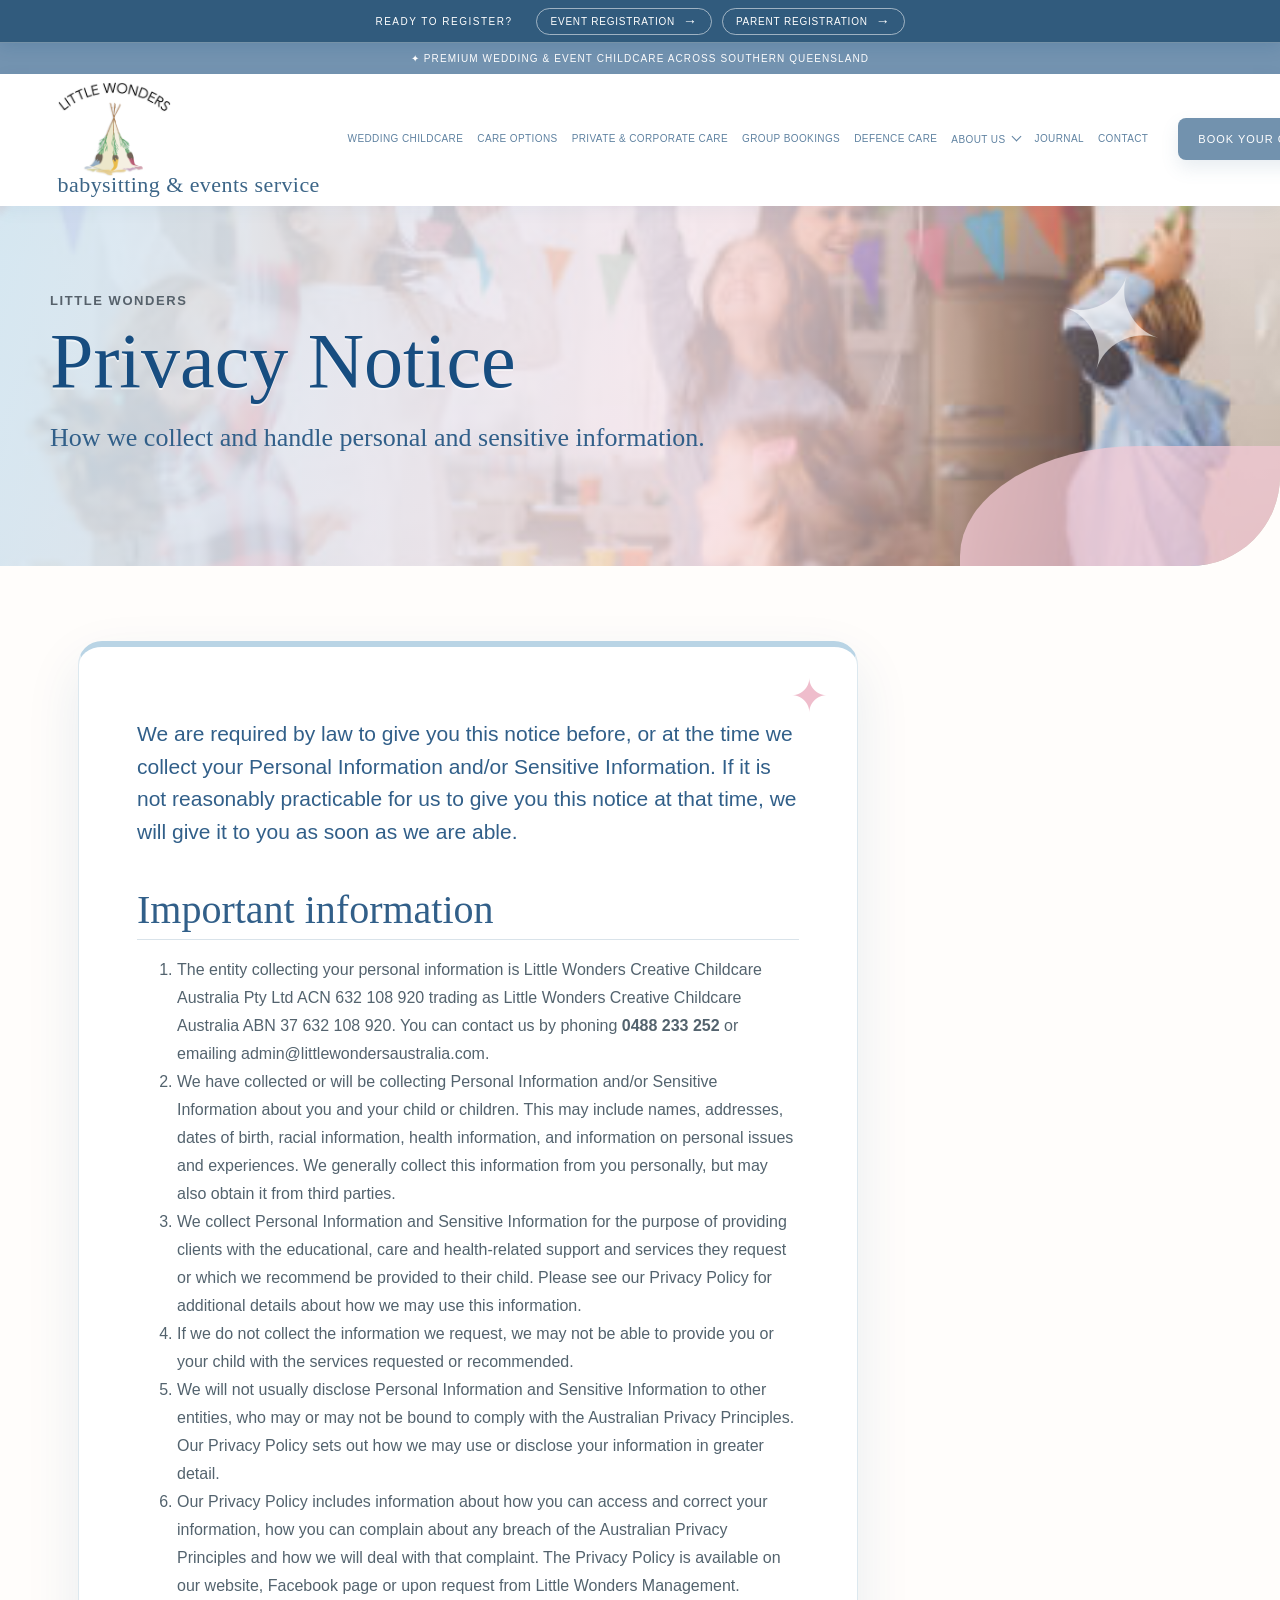
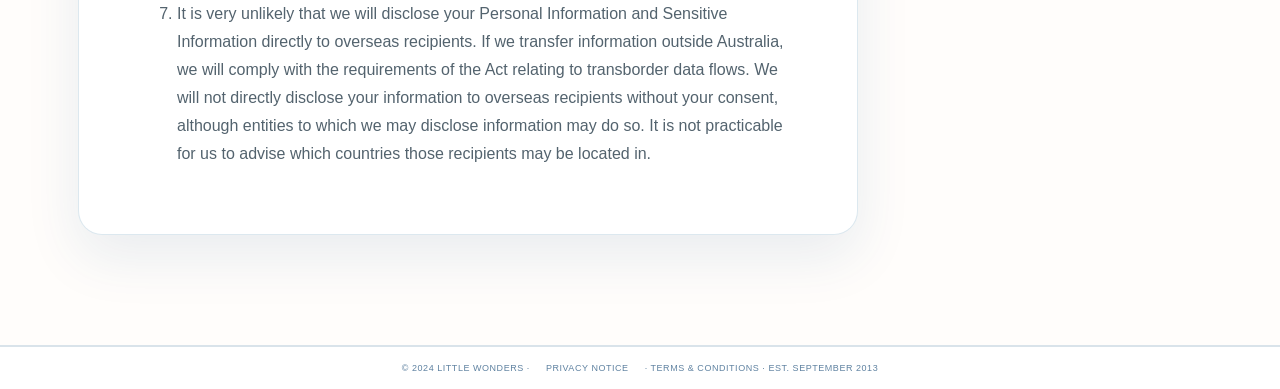
<file: privacy/index.html>
<!doctype html><html lang="en"><head><meta charset="UTF-8"><meta name="viewport" content="width=device-width,initial-scale=1"><link rel="stylesheet" href="../styles.css"><link rel="stylesheet" href="../internal.css"><title>Privacy Notice | Little Wonders</title></head><body><div class="registration-strip"><div class="registration-strip-inner"><span class="registration-strip-label">Ready to register?</span><div class="registration-strip-links"><a href="../event-registration/">Event Registration <span aria-hidden="true">→</span></a><a href="../parent-registration/">Parent Registration <span aria-hidden="true">→</span></a></div></div></div><div class="announcement">✦ Premium Wedding &amp; Event Childcare Across Southern Queensland</div><header class="site-header"><a class="brand" href="../"><img class="brand-logo" src="../assets/littlewonders-logo.png" alt="Little Wonders"></a><button class="menu">☰</button><nav><a href="../#services">Wedding Childcare</a><a href="../care-options/">Care Options</a><a href="../#services">Private &amp; Corporate Care</a><a href="../#services">Group Bookings</a><a href="../#services">Defence Care</a><div class="nav-dropdown"><a href="../our-story/">About Us</a><div class="dropdown-menu"><a href="../our-story/">Our Story</a><a href="../wonder-team/">Our Wonder Team</a><a href="../values-mission-sustainability/">Values, Mission &amp; Sustainability</a><a href="../ratios/">Our Ratios</a><a href="../team-safety/">Team Safety</a><a href="../faq/">FAQ</a></div></div><a href="../#journal">Journal</a><a href="../#contact">Contact</a></nav><a class="button small" href="../#contact">Book Your Connection Call</a></header><div class="page-hero"><p class="eyebrow">Little Wonders</p><h1>Privacy Notice</h1><p>How we collect and handle personal and sensitive information.</p></div><main><article class="prose"><p>We are required by law to give you this notice before, or at the time we collect your Personal Information and/or Sensitive Information. If it is not reasonably practicable for us to give you this notice at that time, we will give it to you as soon as we are able.</p><h2>Important information</h2><ol><li>The entity collecting your personal information is Little Wonders Creative Childcare Australia Pty Ltd ACN 632 108 920 trading as Little Wonders Creative Childcare Australia ABN 37 632 108 920. You can contact us by phoning <strong>0488 233 252</strong> or emailing <a href="mailto:admin@littlewondersaustralia.com">admin@littlewondersaustralia.com</a>.</li><li>We have collected or will be collecting Personal Information and/or Sensitive Information about you and your child or children. This may include names, addresses, dates of birth, racial information, health information, and information on personal issues and experiences. We generally collect this information from you personally, but may also obtain it from third parties.</li><li>We collect Personal Information and Sensitive Information for the purpose of providing clients with the educational, care and health-related support and services they request or which we recommend be provided to their child. Please see our Privacy Policy for additional details about how we may use this information.</li><li>If we do not collect the information we request, we may not be able to provide you or your child with the services requested or recommended.</li><li>We will not usually disclose Personal Information and Sensitive Information to other entities, who may or may not be bound to comply with the Australian Privacy Principles. Our Privacy Policy sets out how we may use or disclose your information in greater detail.</li><li>Our Privacy Policy includes information about how you can access and correct your information, how you can complain about any breach of the Australian Privacy Principles and how we will deal with that complaint. The Privacy Policy is available on our website, Facebook page or upon request from Little Wonders Management.</li><li>It is very unlikely that we will disclose your Personal Information and Sensitive Information directly to overseas recipients. If we transfer information outside Australia, we will comply with the requirements of the Act relating to transborder data flows. We will not directly disclose your information to overseas recipients without your consent, although entities to which we may disclose information may do so. It is not practicable for us to advise which countries those recipients may be located in.</li></ol></article></main><footer><div class="footer-bottom">© 2024 Little Wonders · <a href="../privacy/">Privacy Notice</a> · Terms &amp; Conditions · Est. September 2013</div></footer><script>document.querySelector('.menu').onclick=()=>document.querySelector('nav').classList.toggle('open')</script><script>document.addEventListener("click",e=>{if(!e.target.closest(".nav-dropdown"))document.querySelectorAll(".nav-dropdown.open").forEach(x=>x.classList.remove("open"));});document.querySelectorAll(".dropdown-menu a").forEach(a=>a.addEventListener("click",()=>a.parentElement.parentElement.classList.remove("open")));</script></body></html>
</file>
<file: styles.css>
:root{--blue:#5f82a1;--pale:#eaf2f8;--cream:#fbfaf7;--ink:#3d4650;--line:#d9e3ea}*{box-sizing:border-box}html{scroll-behavior:smooth}body{margin:0;color:var(--ink);font-family:'DM Sans',sans-serif;background:var(--cream)}a{color:inherit;text-decoration:none}.announcement{height:31px;background:#7393b0;color:#fff;display:flex;justify-content:center;align-items:center;gap:8px;font-size:10px;letter-spacing:.11em;text-transform:uppercase}.announcement div{position:absolute;right:5%;display:flex;gap:16px}.announcement i{border-left:1px solid #d8e3ed}.site-header{height:105px;padding:20px 4.5%;display:flex;align-items:center;gap:30px;background:#fff}.brand{display:flex;align-items:center;gap:10px;color:var(--blue);min-width:210px}.brand-mark{font-size:42px;line-height:.8;transform:rotate(8deg);display:inline-block}.brand strong{display:block;font-family:'Cormorant Garamond',serif;font-size:18px;letter-spacing:.16em}.brand em{display:block;font-family:'Italianno',cursive;font-size:17px;letter-spacing:.02em;color:#3c6587}nav{display:flex;justify-content:center;gap:17px;flex:1}nav a,.footer-links a{font-size:10px;text-transform:uppercase;letter-spacing:.04em;color:var(--blue);white-space:nowrap}.button{background:#7292ae;color:#fff;border-radius:8px;padding:16px 24px;font-size:11px;letter-spacing:.09em;text-transform:uppercase;display:inline-block;box-shadow:0 8px 18px #547b9922}.button.small{padding:15px 20px;white-space:nowrap}.button.outline{background:#fff;color:var(--blue);border:1px solid #b4c6d6;box-shadow:none}.menu{display:none;border:0;background:none;font-size:24px;color:var(--blue)}.hero{display:grid;grid-template-columns:46% 54%;min-height:560px;background:#fff}.hero-copy{padding:75px 8% 60px 12%;display:flex;flex-direction:column;justify-content:center}.eyebrow{font-size:13px;text-transform:uppercase;letter-spacing:.12em;line-height:1.45;color:#56616b;font-weight:600}.hero h1,h2{font-family:'Cormorant Garamond',serif;color:var(--blue);font-weight:500;line-height:.88;margin:14px 0;font-size:62px}.script{font-family:'Italianno',cursive;color:#356a9c;font-size:61px;line-height:.82;margin:4px 0 20px}.hero-copy>p:not(.eyebrow){max-width:510px;font-size:14px;line-height:1.6;color:#486783}.actions{display:flex;gap:14px;margin-top:18px}.hero-image{min-height:560px;background:linear-gradient(110deg,#fff8 2%,transparent 30%),url('assets/wedding-children.jpg') center/cover;position:relative}.image-label{position:absolute;right:11%;top:44%;padding:14px 24px;background:#ffffffe8;color:#9c725d;text-align:center;font-family:'Cormorant Garamond',serif;font-size:23px;line-height:.9}.image-label span{font-size:18px}.features{display:grid;grid-template-columns:repeat(6,1fr);padding:25px 3%;background:#fff;border-top:1px solid var(--line);border-bottom:1px solid var(--line)}.features div{text-align:center;padding:0 18px;border-right:1px solid var(--line)}.features div:last-child{border:0}.features span{display:block;color:#6290bd;font-size:36px;height:45px}.features b{display:block;color:var(--blue);font-size:10px;text-transform:uppercase;letter-spacing:.13em}.features p{font-size:11px;line-height:1.45;color:#69737a}.services{padding:68px 3.5% 70px;text-align:center}.centered{text-align:center;margin:0}.services h2,.connect h2{font-size:40px;margin:8px 0}.intro{color:var(--blue);font-size:15px;margin:0 0 28px}.cards{display:grid;grid-template-columns:repeat(3,1fr);gap:24px;text-align:center}.card{background:#fff;box-shadow:0 10px 30px #1d405914}.card-image{height:175px;background:url('assets/wedding-children.jpg') center/cover}.card-image.party{background-image:url('assets/event-children.jpg')}.card-image.defence{background-image:url('assets/childcare-tent.jpg')}.card-body{padding:0 28px 25px;position:relative}.round{display:grid;place-items:center;background:#fff;border:1px solid #aac0d3;border-radius:50%;width:54px;height:54px;margin:-26px auto 10px;color:#5a86b1;font-size:28px;position:relative}.card h3{font-family:'Cormorant Garamond',serif;color:var(--blue);font-size:21px;text-transform:uppercase;margin:8px}.card p{font-size:13px;line-height:1.5;color:#626d73;min-height:78px}.card a{color:#638bb0;font-size:10px;text-transform:uppercase;letter-spacing:.15em}.venues{display:grid;grid-template-columns:44% 56%;background:#dceaf4;min-height:290px}.venue-copy{padding:42px 7%}.venues h2{font-size:53px;margin:5px 0 14px}.venue-copy>p:not(.eyebrow){font-size:13px;line-height:1.55;color:#46637d;max-width:530px}.venue-art{background:linear-gradient(90deg,#dceaf4aa,transparent 35%),url('https://images.unsplash.com/photo-1500534623283-312aade485b7?auto=format&fit=crop&w=1400&q=85') center/cover}.regions{display:flex;flex-wrap:wrap;gap:8px 16px;margin-top:18px}.regions a{font-size:10px;text-transform:uppercase;letter-spacing:.1em;color:var(--blue);font-weight:600}.regions a:not(:last-child):after{content:' |';margin-left:15px;color:#7794ab}.gallery{display:grid;grid-template-columns:repeat(5,1fr);height:155px}.gallery-tile{background-size:cover;background-position:center;display:grid;place-items:center;text-align:center}.tile-one{background-image:url('https://images.unsplash.com/photo-1516627145497-ae6968895b74?auto=format&fit=crop&w=500&q=80')}.tile-two{background-image:url('https://images.unsplash.com/photo-1558021212-51b6ecfa0db9?auto=format&fit=crop&w=500&q=80')}.tile-three{background-image:url('https://images.unsplash.com/photo-1527529482837-4698179dc6ce?auto=format&fit=crop&w=500&q=80')}.tile-four{background-image:url('https://images.unsplash.com/photo-1513159446162-54eb8bdaa79b?auto=format&fit=crop&w=500&q=80')}.tile-five{background:linear-gradient(#315b7dcc,#315b7dcc),url('https://images.unsplash.com/photo-1507504031003-b417219a0fde?auto=format&fit=crop&w=500&q=80');color:#fff;font-size:14px;line-height:1.5}.tile-five strong{font-weight:500}.connect{padding:72px 20px 75px;text-align:center;background:#fff}.connect h2{font-size:42px}.connect>p:not(.eyebrow){color:#55708b;line-height:1.55;font-size:14px;margin:15px 0 24px}footer{background:#fff;border-top:1px solid var(--line);color:var(--blue)}.footer-top{padding:32px 5%;display:flex;align-items:center;justify-content:space-between;gap:30px}.footer-links{display:flex;flex-wrap:wrap;justify-content:center;gap:14px 16px;max-width:650px}.social{display:flex;gap:18px;font-size:25px;font-weight:700}.footer-bottom{border-top:1px solid var(--line);padding:16px 5%;display:flex;gap:16px;justify-content:center;flex-wrap:wrap;text-transform:uppercase;letter-spacing:.06em;font-size:9px}.motto{margin-left:auto}@media(max-width:1000px){nav{gap:8px}.site-header{gap:12px}.hero-copy{padding-left:7%}.hero h1{font-size:51px}.script{font-size:51px}}@media(max-width:760px){.announcement{font-size:8px;padding:0 10px}.announcement div{display:none}.site-header{height:75px;padding:12px 20px;justify-content:space-between}.brand{min-width:0}.brand strong{font-size:15px}.brand-mark{font-size:32px}nav{display:none;position:absolute;top:106px;left:0;right:0;z-index:5;background:#fff;padding:20px;flex-direction:column;box-shadow:0 8px 20px #0002}nav.open{display:flex}.menu{display:block}.site-header>.button{display:none}.hero{display:block}.hero-copy{padding:52px 25px 42px}.hero h1{font-size:54px}.script{font-size:54px}.hero-image{min-height:360px}.features{grid-template-columns:repeat(2,1fr);padding:20px 8px}.features div{padding:12px 10px;border-bottom:1px solid var(--line)}.services{padding:52px 20px}.services h2,.connect h2{font-size:36px}.cards{grid-template-columns:1fr;gap:25px}.card p{min-height:0}.venues{display:block}.venue-copy{padding:45px 25px}.venue-art{height:230px}.gallery{height:105px}.connect{padding:58px 22px}.desktop{display:none}.footer-top{flex-direction:column;text-align:center}.footer-bottom{font-size:8px}.motto{margin-left:0}}
:where(.nav-dropdown){position:relative;display:flex;align-items:center}:where(.nav-dropdown)>a:after{content:'⌄';font-size:10px;margin-left:5px}.dropdown-menu{display:none;position:absolute;top:22px;left:-16px;min-width:235px;background:#fff;padding:12px 0;box-shadow:0 12px 28px #174d8026;border-top:2px solid #7393b0;z-index:20}.dropdown-menu a{display:block!important;padding:10px 17px;font-size:10px!important;white-space:normal!important}.dropdown-menu a:hover{background:#edf4f8}.nav-dropdown:hover .dropdown-menu{display:block}@media(max-width:760px){.nav-dropdown{display:block}.dropdown-menu{position:static;box-shadow:none;border:0;padding:0 0 0 12px}.nav-dropdown:hover .dropdown-menu{display:block}.dropdown-menu a{padding:8px 0!important}}
:root{--blue:#5f82a1;--pale:#eaf2f8;--ink:#3d4650;--cream:#fffdfb;--line:#d9e3ea}.brand-logo{display:block;width:230px;height:94px;object-fit:contain;object-position:left center}.brand-mark{display:none}@media(max-width:760px){.brand-logo{width:190px;height:76px}}
:where(.nav-dropdown)>a:after{content:'';display:inline-block;width:6px;height:6px;margin:0 0 3px 8px;border-right:1.5px solid currentColor;border-bottom:1.5px solid currentColor;transform:rotate(45deg);transition:transform .2s}:where(.nav-dropdown).open>a:after{transform:rotate(225deg);margin-bottom:0}.nav-dropdown.open .dropdown-menu{display:block}.page-hero{position:relative;overflow:hidden;background:linear-gradient(90deg,#dceaf4f2 0%,#edf4f8d9 55%,#edf4f800 100%),url('assets/wedding-children.jpg') center 42%/cover}.page-hero h1,.page-hero p{position:relative}.page-hero h1{font-size:70px;text-shadow:0 2px 0 #fff8}.page-hero:after{content:'✦';position:absolute;right:10%;bottom:20%;font-size:80px;color:#fff8}.prose{background:#fff;padding:42px 50px;box-shadow:0 18px 45px #174d8012;border-top:4px solid #b9d4e8}.prose h2{border-bottom:1px solid #d9e3ea;padding-bottom:9px}.side-nav{padding-top:12px}@media(max-width:760px){.page-hero h1{font-size:52px}.page-hero:after{font-size:55px;right:8%;bottom:10%}.prose{padding:25px 22px}}
:where(.nav-dropdown){padding-bottom:14px;margin-bottom:-14px}:where(.nav-dropdown):after{content:'';position:absolute;left:0;right:0;top:100%;height:20px}:where(.nav-dropdown:hover) .dropdown-menu,:where(.nav-dropdown:focus-within) .dropdown-menu,:where(.nav-dropdown.open) .dropdown-menu{display:block}.dropdown-menu{top:100%;margin-top:0;border-radius:0 0 10px 10px;opacity:1;transform:none}.dropdown-menu a{transition:background .2s,color .2s;padding:12px 18px!important}.dropdown-menu a:hover{color:#b66f84;background:#f9e9ee}.hero{background:radial-gradient(circle at 13% 35%,#f9e9ee 0,transparent 24%),linear-gradient(135deg,#fff 0%,#f4f8fb 100%)}.hero-image{box-shadow:inset 18px 0 40px #fff8}.features{background:linear-gradient(180deg,#fff,#f7fbfd)}.features div{transition:transform .25s,background .25s;border-radius:12px}.features div:hover{transform:translateY(-6px);background:#f4f8fb}.card{border:1px solid #e4ebf0;border-radius:14px;overflow:hidden;transition:transform .3s,box-shadow .3s}.card:hover{transform:translateY(-8px);box-shadow:0 20px 40px #174d8022}.card-image{height:205px}.venues{position:relative;overflow:hidden}.venues:after{content:'✦';position:absolute;right:4%;top:12%;font-size:95px;color:#ffffff55;pointer-events:none}.gallery-tile{transition:filter .3s,transform .3s}.gallery-tile:hover{filter:saturate(1.2) brightness(1.08);transform:scale(1.02);z-index:1}.connect{background:radial-gradient(circle at 15% 35%,#f7dfe8 0,transparent 22%),radial-gradient(circle at 85% 65%,#dbeaf5 0,transparent 25%),#fff}.site-header{position:relative;z-index:30;box-shadow:0 4px 18px #174d800d}.page-hero{min-height:270px;padding-top:62px!important;padding-bottom:62px!important}.prose{border-radius:16px;box-shadow:0 22px 55px #174d8018}.prose h2{color:#5f82a1}.option{border-radius:14px;overflow:hidden;transition:transform .3s,box-shadow .3s}.option:hover{transform:translateY(-6px);box-shadow:0 18px 35px #174d8020}
.nav-dropdown{padding-bottom:14px;margin-bottom:-14px}.nav-dropdown:after{content:"";position:absolute;left:0;right:0;top:100%;height:20px}.nav-dropdown:hover .dropdown-menu,.nav-dropdown:focus-within .dropdown-menu,.nav-dropdown.open .dropdown-menu{display:block}.dropdown-menu{top:100%;margin-top:0;border-radius:0 0 10px 10px}.dropdown-menu a{transition:background .2s,color .2s;padding:12px 18px!important}.dropdown-menu a:hover{color:#b66f84;background:#f9e9ee}.hero{background:radial-gradient(circle at 13% 35%,#f9e9ee 0,transparent 24%),linear-gradient(135deg,#fff 0%,#f4f8fb 100%)}.hero-image{box-shadow:inset 18px 0 40px #fff8}.features{background:linear-gradient(180deg,#fff,#f7fbfd)}.features div{transition:transform .25s,background .25s;border-radius:12px}.features div:hover{transform:translateY(-6px);background:#f4f8fb}.card{border:1px solid #e4ebf0;border-radius:14px;overflow:hidden;transition:transform .3s,box-shadow .3s}.card:hover{transform:translateY(-8px);box-shadow:0 20px 40px #174d8022}.card-image{height:205px}.venues{position:relative;overflow:hidden}.venues:after{content:"✦";position:absolute;right:4%;top:12%;font-size:95px;color:#ffffff55;pointer-events:none}.gallery-tile{transition:filter .3s,transform .3s}.gallery-tile:hover{filter:saturate(1.2) brightness(1.08);transform:scale(1.02);z-index:1}.connect{background:radial-gradient(circle at 15% 35%,#f7dfe8 0,transparent 22%),radial-gradient(circle at 85% 65%,#dbeaf5 0,transparent 25%),#fff}.site-header{position:relative;z-index:30;box-shadow:0 4px 18px #174d800d}.page-hero{min-height:270px;padding-top:62px!important;padding-bottom:62px!important}.prose{border-radius:16px;box-shadow:0 22px 55px #174d8018}.prose h2{color:#5f82a1}.option{border-radius:14px;overflow:hidden;transition:transform .3s,box-shadow .3s}.option:hover{transform:translateY(-6px);box-shadow:0 18px 35px #174d8020}
.brand{flex-direction:column;align-items:flex-start;gap:0;min-width:260px}.brand:after{content:"babysitting & events service";display:block;margin-top:-2px;color:#3c6587;font-family:'Italianno','Dancing Script',cursive;font-size:22px;line-height:1;letter-spacing:.02em;white-space:nowrap}@media(max-width:760px){.brand{min-width:0}.brand:after{font-size:16px}}
.site-header{height:auto;min-height:105px;padding:8px 4.5% 10px}.footer-top{padding-top:16px;padding-bottom:20px}@media(max-width:760px){.site-header{min-height:0;padding:6px 20px 8px}.site-header nav{top:96px}}
.event-dropdown .dropdown-menu{min-width:205px}.event-dropdown .dropdown-menu a[aria-current="page"]{color:#b66f84;background:#f9e9ee}.site-header nav{gap:14px}@media(max-width:1000px){.site-header nav{gap:8px}}
.registration-strip{position:sticky;top:0;z-index:1000;background:#315b7d;color:#fff;border-bottom:1px solid #ffffff55;box-shadow:0 4px 16px #174d8026}.registration-strip-inner{max-width:1440px;margin:0 auto;min-height:42px;padding:7px 4.5%;display:flex;align-items:center;justify-content:center;gap:24px}.registration-strip-label{font-size:10px;text-transform:uppercase;letter-spacing:.15em;white-space:nowrap}.registration-strip-links{display:flex;align-items:center;gap:10px}.registration-strip-links a{display:inline-flex;align-items:center;gap:8px;padding:7px 13px;border:1px solid #ffffff88;border-radius:999px;color:#fff;font-size:10px;text-transform:uppercase;letter-spacing:.08em;transition:background .2s,color .2s,transform .2s}.registration-strip-links a:hover,.registration-strip-links a:focus-visible{background:#fff;color:#315b7d;transform:translateY(-1px)}.registration-strip-links span{font-size:14px;line-height:0}@media(max-width:760px){.registration-strip-inner{min-height:50px;padding:7px 12px;gap:8px;justify-content:space-between}.registration-strip-label{font-size:8px;letter-spacing:.08em}.registration-strip-links{gap:5px}.registration-strip-links a{padding:7px 8px;font-size:8px;letter-spacing:.04em}.registration-strip-links span{display:none}}
</file>
<file: homepage-art.css>
.hero{grid-template-columns:48% 52%;min-height:650px;overflow:hidden;position:relative;background:linear-gradient(118deg,#fff 0%,#fff 52%,#e9f3f8 52%,#d5e8f3 100%)}.hero:before{content:'✦';position:absolute;left:4%;top:12%;font-size:110px;color:#f2c9d5;opacity:.7;transform:rotate(-18deg)}.hero-copy{padding:76px 10% 65px 13%;position:relative;z-index:2}.hero-kicker{display:inline-block;align-self:flex-start;background:#f5dce5;color:#9b6277;border-radius:30px;padding:9px 16px;margin-bottom:20px;font-size:11px;letter-spacing:.08em;text-transform:uppercase}.hero h1{font-size:76px;line-height:.82}.hero h1 em{font-style:normal;color:#315f89}.hero-note{margin-top:28px;color:#64819a;font-size:11px}.hero-note span{color:#d1849d;font-size:18px;margin-right:6px}.hero-visual{position:relative;min-height:650px;padding:38px 7% 38px 2%;display:flex;align-items:center;justify-content:center}.hero-image{width:88%;height:570px;min-height:0;border-radius:170px 24px 170px 24px;box-shadow:18px 22px 0 #b9d4e5,0 22px 50px #416b852b;z-index:2;background-position:center}.hero-stamp{position:absolute;z-index:4;left:3%;bottom:13%;width:105px;height:105px;border:1px solid #fff;border-radius:50%;background:#7398b5;color:#fff;text-align:center;padding-top:18px;font-size:10px;line-height:1.3;letter-spacing:.14em;transform:rotate(-12deg);box-shadow:0 8px 20px #416b8535}.hero-stamp b{font-size:13px;color:#f5d1dc}.hero-shape{position:absolute;right:-5%;top:11%;width:150px;height:150px;border-radius:50%;background:#f5ced9;opacity:.75}.services{position:relative;overflow:hidden;background:linear-gradient(180deg,#fff 0%,#f8fbfd 68%,#eef5f9 100%)}.services:before{content:'';position:absolute;left:-90px;bottom:30px;width:220px;height:220px;border-radius:50%;border:1px solid #d5b3c2;box-shadow:0 0 0 22px #f4e4e9,0 0 0 44px #fbf2f4;opacity:.65}.services>*{position:relative;z-index:1}.cards{gap:28px}.card.wedding{transform:translateY(-15px);border:2px solid #b9d4e5;box-shadow:0 20px 42px #547b9928}.card.wedding:hover{transform:translateY(-22px)}.card-image{height:225px}.card h3{font-size:24px}.venues{background:#d6e8f2}.venues h2{font-size:60px}.venue-art{min-height:340px;clip-path:polygon(8% 0,100% 0,100% 100%,0 100%)}.gallery{height:190px;padding:10px;background:#fff;gap:10px}.gallery-tile{border-radius:12px;overflow:hidden}.gallery-tile:hover{transform:translateY(-5px) scale(1.02)}.connect{position:relative;overflow:hidden}.connect:before{content:'✦';position:absolute;left:10%;top:20%;font-size:100px;color:#e7b8c7;opacity:.6}.connect:after{content:'✦';position:absolute;right:12%;bottom:15%;font-size:65px;color:#b8d5e6;opacity:.8}.connect>*{position:relative;z-index:1}@media(max-width:760px){.hero{display:block;background:linear-gradient(150deg,#fff 0%,#fff 52%,#e9f3f8 52%)}.hero-copy{padding:42px 25px 35px}.hero:before{font-size:65px;top:5%;left:3%}.hero h1{font-size:58px}.hero-visual{min-height:425px;padding:15px 25px 48px}.hero-image{width:88%;height:365px;border-radius:110px 18px 110px 18px;box-shadow:10px 12px 0 #b9d4e5}.hero-stamp{left:5%;bottom:9%;width:86px;height:86px;padding-top:14px;font-size:8px}.hero-shape{width:90px;height:90px;right:2%;top:5%}.hero-note{line-height:1.5}.card.wedding{transform:none}.venue-art{clip-path:none}.gallery{height:125px;gap:5px;padding:5px}.gallery-tile{border-radius:7px}}
</file>
<file: internal.css>
main{max-width:1180px;margin:auto;padding:75px 28px 110px}.page-hero{min-height:360px;background:linear-gradient(105deg,#d5e8f3ee,#f8e3e9cc 58%,#fff0),url('../assets/wedding-children.jpg') center/cover;padding:70px max(28px,calc((100vw - 1180px)/2));display:flex;flex-direction:column;justify-content:center;position:relative;overflow:hidden;border-radius:0 0 90px 0}.page-hero:before{content:'✦';position:absolute;right:9%;top:12%;font-size:130px;color:#fff9;transform:rotate(18deg)}.page-hero:after{content:'';position:absolute;right:-40px;bottom:-100px;width:360px;height:220px;background:#f2c9d5;border-radius:50% 0 0 0;opacity:.75}.page-hero>*{position:relative;z-index:1}.page-hero .eyebrow{margin:0}.page-hero h1{font:500 78px/.9 'Cormorant Garamond',serif;color:#174d80;margin:15px 0 0;max-width:920px;text-shadow:0 2px #fff8}.page-hero p:last-child{max-width:720px;color:#315f89;font:500 26px/1.25 'Cormorant Garamond',serif}.content-grid{display:grid;grid-template-columns:235px 1fr;gap:48px}.side-nav{background:#f7e4ea;border:0;border-radius:25px;padding:20px 23px;height:max-content;position:sticky;top:24px;box-shadow:0 15px 30px #174d8014}.side-nav:before{content:'Explore';display:block;color:#9b6277;font-size:11px;text-transform:uppercase;letter-spacing:.15em;font-weight:700;padding-bottom:12px}.side-nav a{display:block;color:#174d80;font-size:12px;text-transform:uppercase;letter-spacing:.08em;padding:14px 0;border-bottom:1px solid #ffffffaa}.side-nav a:last-child{border:0}.prose{max-width:780px;background:#fff;border:1px solid #dce8ef;border-top:6px solid #b9d4e5;border-radius:24px;padding:50px 58px;position:relative;box-shadow:0 22px 55px #174d8018}.prose:after{content:'✦';position:absolute;right:28px;top:22px;color:#efbdcc;font-size:46px}.prose h2{font-size:40px;line-height:1;color:#315f89;margin:42px 0 12px}.prose h3{display:inline-block;background:#eaf3f8;border-radius:30px;padding:8px 18px;color:#557d9d;margin:28px 0 8px;font:600 22px 'Cormorant Garamond',serif}.prose p,.prose li{font-size:16px;line-height:1.75;color:#53636e}.prose p:first-child{font-size:21px;line-height:1.55;color:#315f89}.prose ul{padding-left:22px}.quote{background:#f8e4ea;border:0;border-radius:18px;padding:24px 28px;color:#9b6277;margin:32px 0;font:italic 27px/1.3 'Cormorant Garamond',serif}.faq{border:0;margin-top:30px}.faq details{background:#f8fbfd;border:1px solid #dce8ef;border-radius:14px;margin:12px 0;padding:20px 22px}.faq details[open]{background:#f8e4ea;border-color:#e5b4c3}.faq summary{cursor:pointer;list-style:none;color:#174d80;font:600 23px 'Cormorant Garamond',serif}.faq summary::-webkit-details-marker{display:none}.faq p{margin:12px 0 0}.about-landing{display:grid;grid-template-columns:43% 57%;background:#fff;border:1px solid #dce8ef;border-radius:28px;overflow:hidden;box-shadow:0 22px 55px #174d8018}.about-feature-image{min-height:670px;background:linear-gradient(145deg,#fff0,#315f8940),url('../assets/wedding-children.jpg') center/cover;position:relative}.about-feature-image:after{content:'Care, made personal';position:absolute;bottom:34px;left:28px;background:#ffffffdf;color:#315f89;border-radius:40px;padding:14px 20px;font:italic 25px 'Cormorant Garamond',serif}.about-intro{padding:60px 52px;background:linear-gradient(150deg,#fff,#f2f8fb)}.about-intro h2{font-size:52px!important;color:#315f89;margin:10px 0 15px!important}.about-intro>p:not(.eyebrow){font-size:17px;line-height:1.65;color:#53636e}.about-links{display:grid;grid-template-columns:1fr 1fr;gap:13px;margin-top:32px}.about-links a{display:flex;flex-direction:column;background:#fff;border:1px solid #dce8ef;border-radius:15px;padding:17px;min-height:125px;transition:transform .25s,box-shadow .25s}.about-links a:nth-child(2n){background:#f8e4ea;border-color:#f1d0da}.about-links a:hover{transform:translateY(-5px);box-shadow:0 12px 25px #174d8020}.about-links span{color:#b9798e;font-size:11px;letter-spacing:.12em}.about-links strong{color:#315f89;font:600 22px/1.05 'Cormorant Garamond',serif;margin:7px 0}.about-links small{color:#65747e;font-size:12px;line-height:1.35}@media(max-width:760px){main{padding:50px 22px 75px}.page-hero{min-height:285px;padding:50px 22px;border-radius:0 0 45px 0}.page-hero h1{font-size:54px}.page-hero p:last-child{font-size:22px}.content-grid{display:block}.side-nav{position:static;display:flex;overflow:auto;gap:10px;padding:12px 16px;margin-bottom:30px}.side-nav:before{display:none}.side-nav a{white-space:nowrap;padding:10px;border:0}.prose{padding:32px 24px}.prose:after{font-size:30px}.prose p:first-child{font-size:18px}.about-landing{display:block}.about-feature-image{min-height:380px}.about-intro{padding:38px 25px}.about-intro h2{font-size:42px!important}.about-links{grid-template-columns:1fr}.about-links a{min-height:105px}}
</file>
<file: registration.css>
/* Registration pages ----------------------------------------------------- */
.registration-page{background:linear-gradient(180deg,#fbfaf7 0%,#f5f8fb 48%,#fffdfb 100%);color:var(--ink)}
.registration-shell{width:min(1180px,92%);margin:0 auto}
.registration-hero{position:relative;overflow:hidden;padding:74px 0 62px;background:var(--blue);color:#fff}
.registration-hero:before,.registration-hero:after{content:"";position:absolute;border-radius:999px;pointer-events:none}
.registration-hero:before{width:420px;height:420px;right:-120px;top:-180px;background:#dceaf4;opacity:.3}
.registration-hero:after{width:300px;height:300px;left:-150px;bottom:-185px;background:#efc7d2;opacity:.34}
.registration-hero-inner{position:relative;z-index:1;display:grid;grid-template-columns:minmax(0,1.1fr) minmax(280px,.9fr);gap:58px;align-items:center}
.registration-hero-copy{max-width:680px}
.registration-kicker{display:inline-flex;align-items:center;gap:10px;margin-bottom:18px;color:#f9e9ee;font:600 11px/1.2 'DM Sans',sans-serif;letter-spacing:.16em;text-transform:uppercase}
.registration-kicker:before{content:"✦";color:#f6d36c;font-size:17px}
.registration-hero h1{margin:0;color:#fff;font:500 clamp(46px,6vw,82px)/.9 'Cormorant Garamond',serif;letter-spacing:-.035em}
.registration-hero h1 em{color:#f8dce5;font-style:italic}
.registration-hero p{max-width:620px;margin:24px 0 0;color:#eff6fb;font:400 16px/1.7 'DM Sans',sans-serif}
.registration-hero-card{justify-self:end;width:min(100%,390px);padding:10px;background:#f7dfe8;border-radius:52% 48% 45% 55%/42% 44% 56% 58%;box-shadow:18px 22px 0 #f6d36c44,0 26px 60px #174d8044;transform:rotate(3deg)}
.registration-hero-card img{display:block;width:100%;aspect-ratio:1/1.08;object-fit:cover;border-radius:48% 52% 47% 53%/43% 50% 50% 57%;transform:rotate(-3deg)}
.registration-intro{display:flex;justify-content:space-between;gap:28px;align-items:end;padding:46px 0 22px}
.registration-intro h2{margin:0;color:#3d4650;font:500 clamp(30px,4vw,48px)/1 'Cormorant Garamond',serif}
.registration-intro p{max-width:570px;margin:0;color:#637180;font:400 14px/1.7 'DM Sans',sans-serif}
.registration-layout{display:grid;grid-template-columns:260px minmax(0,1fr);gap:30px;align-items:start;padding:26px 0 82px}
.registration-aside{position:sticky;top:25px;padding:26px 24px;background:#eaf2f8;border:1px solid #d9e3ea;border-radius:24px;box-shadow:0 16px 30px #174d8010}
.registration-aside h3{margin:0 0 14px;color:#426b8d;font:600 12px/1.2 'DM Sans',sans-serif;letter-spacing:.12em;text-transform:uppercase}
.registration-aside ol{margin:0;padding:0;list-style:none;counter-reset:steps}
.registration-aside li{display:flex;gap:10px;padding:10px 0;border-top:1px solid #c9dce9;color:#607386;font:500 12px/1.35 'DM Sans',sans-serif}
.registration-aside li:before{counter-increment:steps;content:counter(steps,decimal-leading-zero);color:#b66f84;font-size:11px;font-weight:700}
.registration-aside-note{margin:22px 0 0;padding-top:18px;border-top:1px solid #c9dce9;color:#607386;font:400 11px/1.6 'DM Sans',sans-serif}
.registration-form-card{padding:clamp(22px,4vw,46px);background:#fff;border:1px solid #dfe8ef;border-radius:30px;box-shadow:0 24px 70px #174d8014}
.registration-form-card>p{margin:0 0 26px;color:#647485;font:400 13px/1.65 'DM Sans',sans-serif}
.form-section{margin:0;padding:0 0 34px;border:0}
.form-section+.form-section{padding-top:34px;border-top:1px solid #dfe8ef}
.form-section legend{width:100%;margin:0 0 20px;padding:0;color:#466f91;font:500 28px/1.05 'Cormorant Garamond',serif}
.form-section legend small{display:block;margin-top:7px;color:#8291a0;font:400 11px/1.5 'DM Sans',sans-serif;letter-spacing:.02em}
.form-grid{display:grid;grid-template-columns:repeat(2,minmax(0,1fr));gap:17px 20px}
.form-grid.three{grid-template-columns:repeat(3,minmax(0,1fr))}
.field{min-width:0}
.field.full{grid-column:1/-1}
.field label,.field-label{display:block;margin:0 0 7px;color:#485968;font:600 11px/1.25 'DM Sans',sans-serif;letter-spacing:.055em;text-transform:uppercase}
.field label span,.field-label span{color:#b66f84}
.field input,.field select,.field textarea{box-sizing:border-box;width:100%;border:1px solid #cad9e4;border-radius:11px;background:#fcfdfd;padding:12px 13px;color:#3d4650;font:400 14px/1.35 'DM Sans',sans-serif;outline:none;transition:border-color .2s,box-shadow .2s,background .2s}
.field textarea{min-height:104px;resize:vertical}
.field input:focus,.field select:focus,.field textarea:focus{border-color:#5f82a1;background:#fff;box-shadow:0 0 0 4px #dceaf488}
.field input::placeholder,.field textarea::placeholder{color:#a1adb7}
.choice-grid{display:grid;grid-template-columns:repeat(2,minmax(0,1fr));gap:10px}
.choice-grid.three{grid-template-columns:repeat(3,minmax(0,1fr))}
.choice{position:relative;display:flex;align-items:flex-start;gap:10px;min-height:46px;padding:12px 13px;border:1px solid #d6e2ea;border-radius:12px;background:#f8fbfd;color:#536675;font:400 12px/1.45 'DM Sans',sans-serif;cursor:pointer;transition:border-color .2s,background .2s,transform .2s}
.choice:hover{border-color:#9bb9ce;background:#edf5f9;transform:translateY(-1px)}
.choice input{flex:0 0 auto;width:17px;height:17px;margin:1px 0 0;accent-color:#5f82a1}
.choice:has(input:checked){border-color:#5f82a1;background:#eaf2f8;color:#3f617c;box-shadow:0 5px 12px #5f82a114}
.choice strong{display:block;color:#41576a;font-weight:700}
.subsection{margin-top:22px;padding-top:20px;border-top:1px dashed #cfdde6}
.subsection h3{margin:0 0 13px;color:#60778a;font:600 12px/1.2 'DM Sans',sans-serif;letter-spacing:.11em;text-transform:uppercase}
.conditional{display:none}
.conditional.is-visible{display:block;animation:registrationFade .25s ease both}
@keyframes registrationFade{from{opacity:0;transform:translateY(-4px)}to{opacity:1;transform:none}}
.children-grid{display:grid;grid-template-columns:repeat(2,minmax(0,1fr));gap:18px}
.child-card{padding:18px;border:1px solid #d8e4eb;border-radius:18px;background:#f9fbfc}
.child-card h3{margin:0 0 14px;color:#466f91;font:500 25px/1 'Cormorant Garamond',serif}
.child-card.optional{display:none}
.child-card.optional.is-visible{display:block}
.add-child{margin-top:15px;border:1px solid #9bb9ce;border-radius:999px;background:#fff;color:#4e7391;padding:10px 15px;font:600 11px/1 'DM Sans',sans-serif;letter-spacing:.04em;cursor:pointer;transition:background .2s,color .2s}
.add-child:hover{background:#eaf2f8;color:#3f617c}
.form-note{margin-top:14px;padding:13px 15px;border-left:3px solid #f1c9d5;background:#fff7f9;color:#657384;font:400 11px/1.6 'DM Sans',sans-serif}
.privacy-note{margin:28px 0 0;padding:17px 18px;background:#f5f8fb;border-radius:14px;color:#627486;font:400 11px/1.65 'DM Sans',sans-serif}
.privacy-note a{color:#4e7391;text-decoration:underline}
.consent{display:flex;align-items:flex-start;gap:11px;margin-top:19px;color:#536675;font:500 12px/1.5 'DM Sans',sans-serif;cursor:pointer}
.consent input{flex:0 0 auto;width:18px;height:18px;margin:1px 0 0;accent-color:#5f82a1}
.form-actions{display:flex;align-items:center;gap:15px;flex-wrap:wrap;margin-top:28px}
.form-actions .button{border:0;cursor:pointer}
.form-actions .button.secondary{background:#eaf2f8;color:#466f91}
.form-actions .button.secondary:hover{background:#dceaf4;color:#3d617f}
.form-status{display:none;flex:1 1 250px;padding:11px 14px;border-radius:11px;background:#edf7f0;color:#477557;font:600 11px/1.45 'DM Sans',sans-serif}
.form-status.is-visible{display:block}
.form-status.is-error{background:#fff1f3;color:#9a5266}
.required-note{margin:0 0 18px;color:#8a99a5;font:400 11px/1.45 'DM Sans',sans-serif}
.registration-footer-link{text-align:center;margin:0 0 56px;color:#778897;font:400 12px/1.6 'DM Sans',sans-serif}
.registration-footer-link a{color:#4e7391;text-decoration:underline}
@media(max-width:900px){.registration-hero-inner{grid-template-columns:1fr;gap:34px}.registration-hero-card{justify-self:start;width:min(100%,330px)}.registration-layout{grid-template-columns:1fr}.registration-aside{position:static}.registration-aside ol{display:grid;grid-template-columns:repeat(2,minmax(0,1fr));gap:0 20px}.registration-aside-note{max-width:520px}.registration-intro{display:block}.registration-intro p{margin-top:13px}}
@media(max-width:620px){.registration-hero{padding:51px 0 46px}.registration-hero h1{font-size:54px}.registration-hero p{font-size:14px}.registration-form-card{padding:22px 17px;border-radius:21px}.form-grid,.form-grid.three,.choice-grid,.choice-grid.three,.children-grid{grid-template-columns:1fr}.field.full{grid-column:auto}.registration-aside ol{grid-template-columns:1fr}.registration-layout{padding-bottom:56px}.form-section legend{font-size:25px}.form-actions{display:block}.form-actions .button{width:100%;margin-bottom:10px}.form-status{display:none}.form-status.is-visible{display:block;margin-top:10px}.choice{min-height:auto}}
</file>
